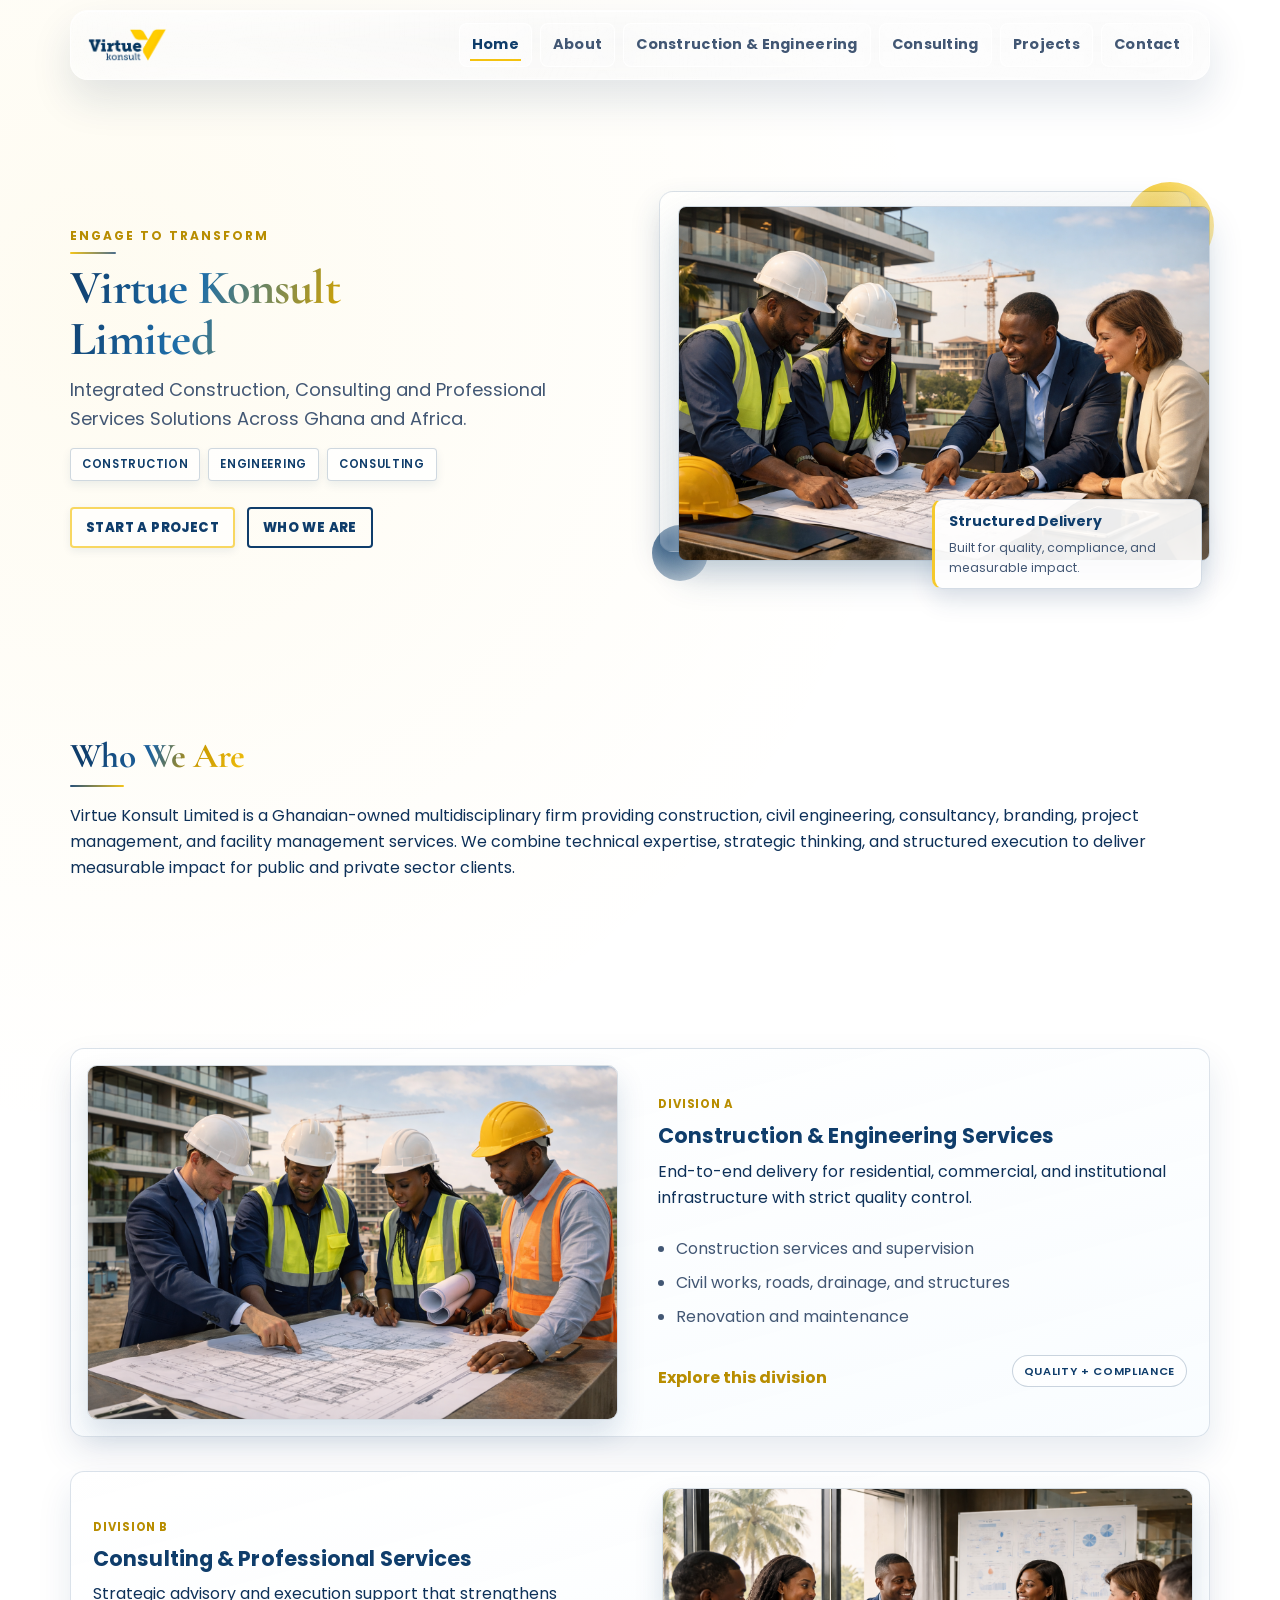
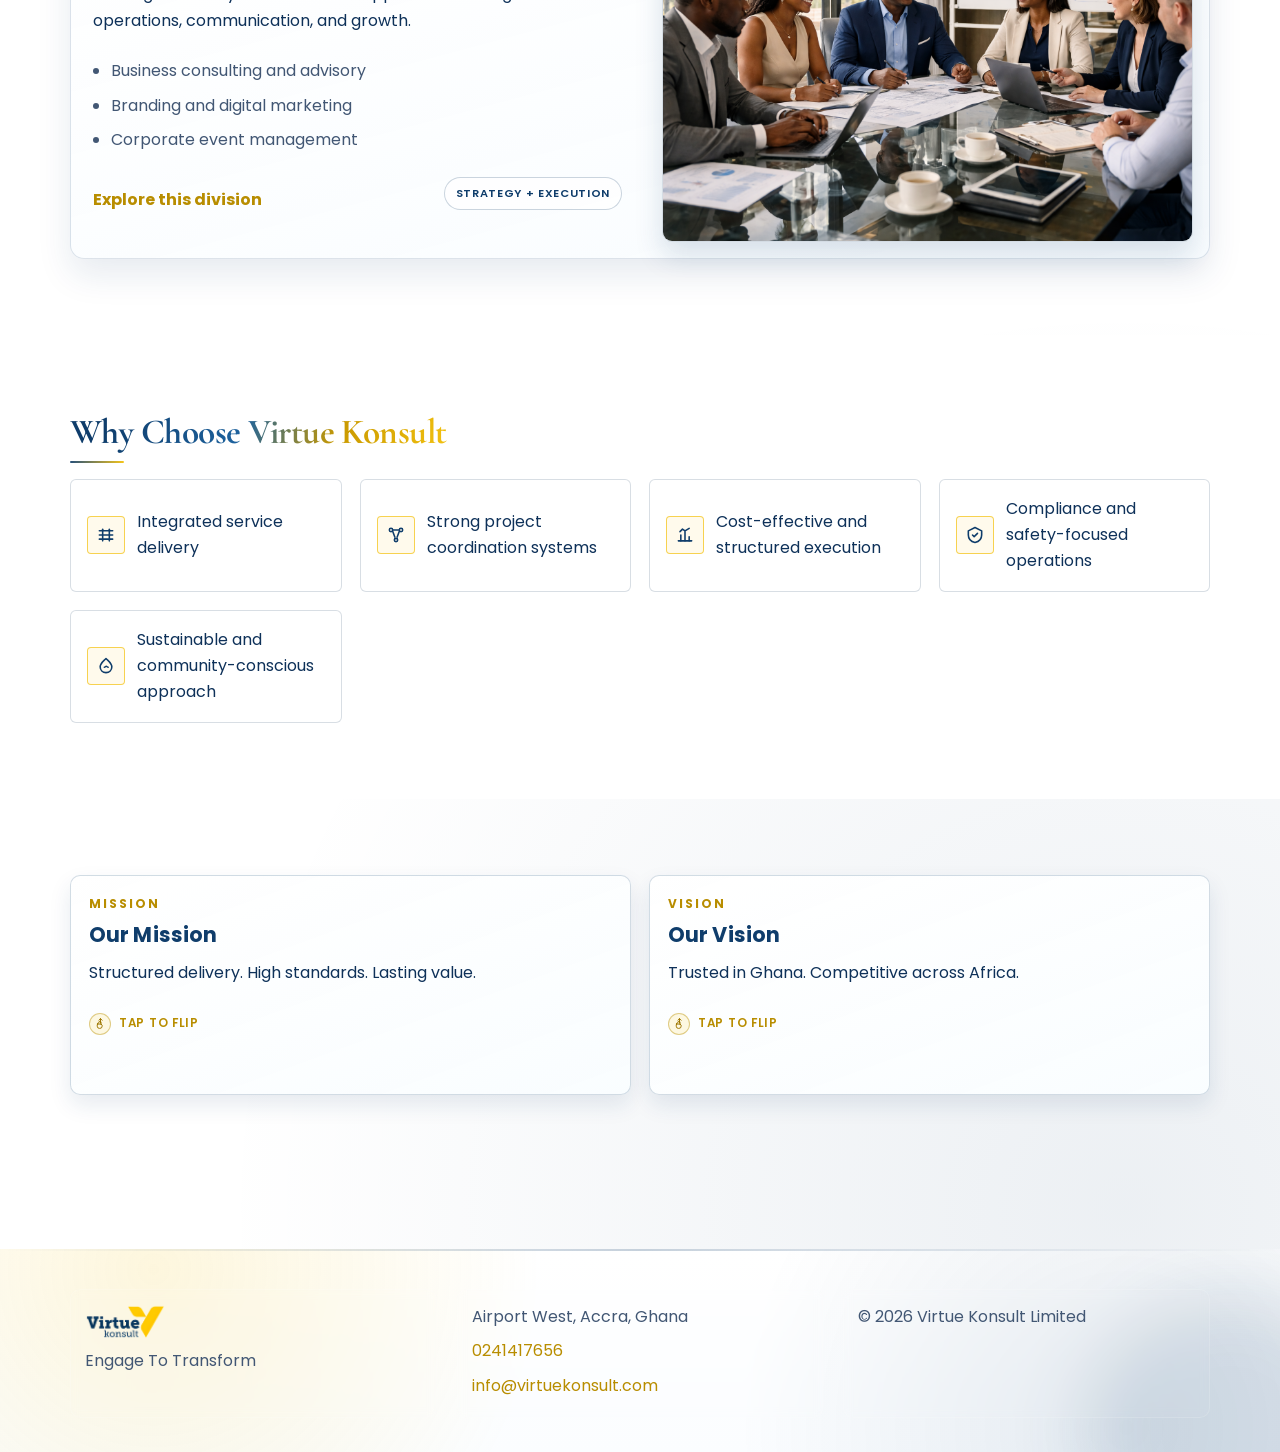
<file: index.html>
﻿<!DOCTYPE html>
<html lang="en">
<head>
  <meta charset="UTF-8">
  <meta name="viewport" content="width=device-width, initial-scale=1.0">
  <title>Virtue Konsult Limited | Engage To Transform</title>
  <meta name="description" content="Integrated construction, consulting, and professional services solutions across Ghana and Africa.">
  <meta name="keywords" content="Virtue Konsult, construction Ghana, civil engineering, business consulting, branding, project management, facility management">
  <meta name="author" content="Virtue Konsult Limited">
  <meta property="og:title" content="Virtue Konsult Limited | Engage To Transform">
  <meta property="og:description" content="Integrated construction, consulting, and professional services solutions across Ghana and Africa.">
  <meta property="og:type" content="website">
  <meta property="og:url" content="https://www.virtuekonsult.com/">
  <meta property="og:image" content="assets/images/placeholder-hero.svg">
  <meta name="twitter:card" content="summary_large_image">
  <link rel="canonical" href="https://www.virtuekonsult.com/">
  <link rel="stylesheet" href="css/styles.css">
  <script defer src="js/main.js"></script>
  <script type="application/ld+json">
  {
    "@context": "https://schema.org",
    "@type": "Organization",
    "name": "Virtue Konsult Limited",
    "url": "https://www.virtuekonsult.com/",
    "email": "info@virtuekonsult.com",
    "telephone": "+233241417656",
    "address": {
      "@type": "PostalAddress",
      "streetAddress": "Airport West",
      "addressLocality": "Accra",
      "addressCountry": "Ghana"
    }
  }
  </script>
</head>
<body data-page="home">
  <header class="site-header">
    <div class="container nav-wrap">
      <a href="index.html" class="brand" aria-label="Virtue Konsult home"><img src="assets/images/virtue-logo.png" alt="Virtue Konsult logo" class="brand-logo"></a>
      <button class="menu-toggle" aria-label="Toggle navigation" aria-expanded="false">Menu</button>
      <nav class="site-nav" aria-label="Main navigation">
        <a href="index.html">Home</a>
        <a href="about.html">About</a>
        <a href="construction-engineering.html">Construction & Engineering</a>
        <a href="consulting-professional.html">Consulting</a>
        <a href="projects.html">Projects</a>
        <a href="contact.html">Contact</a>
      </nav>
    </div>
  </header>

  <main>
    <section class="hero section">
      <div class="container hero-grid">
        <div class="reveal-left hero-copy-card">
          <p class="eyebrow">Engage To Transform</p>
          <h1>Virtue Konsult Limited</h1>
          <p class="lead">Integrated Construction, Consulting and Professional Services Solutions Across Ghana and Africa.</p>
          <div class="hero-meta">
            <span>Construction</span>
            <span>Engineering</span>
            <span>Consulting</span>
          </div>
          <div class="actions">
            <a class="btn btn-glass" href="contact.html">Start a Project</a>
            <a class="btn btn-outline" href="about.html">Who We Are</a>
          </div>
        </div>
        <div class="hero-visual reveal-right">
          <span class="hero-orb hero-orb-a" aria-hidden="true"></span>
          <span class="hero-orb hero-orb-b" aria-hidden="true"></span>
          <span class="hero-frame-back" aria-hidden="true"></span>
          <img src="assets/images/hero.png" alt="Virtue Konsult project showcase placeholder">
          <div class="hero-badge">
            <strong>Structured Delivery</strong>
            <span>Built for quality, compliance, and measurable impact.</span>
          </div>
        </div>
      </div>
    </section>

    <section class="section">
      <div class="container reveal">
        <h2>Who We Are</h2>
        <p>Virtue Konsult Limited is a Ghanaian-owned multidisciplinary firm providing construction, civil engineering, consultancy, branding, project management, and facility management services. We combine technical expertise, strategic thinking, and structured execution to deliver measurable impact for public and private sector clients.</p>
      </div>
    </section>

    <section class="section">
      <div class="container">
        <div class="service-stack reveal">
          <article class="service-card">
            <div class="service-media">
              <img src="assets/images/first-left.png" alt="Construction and engineering division placeholder image">
            </div>
            <div class="service-copy">
              <p class="service-kicker">Division A</p>
              <h3>Construction & Engineering Services</h3>
              <p>End-to-end delivery for residential, commercial, and institutional infrastructure with strict quality control.</p>
              <ul class="service-points">
                <li>Construction services and supervision</li>
                <li>Civil works, roads, drainage, and structures</li>
                <li>Renovation and maintenance</li>
              </ul>
              <div class="service-bottom">
                <a class="text-link" href="construction-engineering.html">Explore this division</a>
                <span class="service-tag">Quality + Compliance</span>
              </div>
            </div>
          </article>
          <article class="service-card reverse">
            <div class="service-media">
              <img src="assets/images/consult.png" alt="Consulting and professional services division placeholder image">
            </div>
            <div class="service-copy">
              <p class="service-kicker">Division B</p>
              <h3>Consulting & Professional Services</h3>
              <p>Strategic advisory and execution support that strengthens operations, communication, and growth.</p>
              <ul class="service-points">
                <li>Business consulting and advisory</li>
                <li>Branding and digital marketing</li>
                <li>Corporate event management</li>
              </ul>
              <div class="service-bottom">
                <a class="text-link" href="consulting-professional.html">Explore this division</a>
                <span class="service-tag">Strategy + Execution</span>
              </div>
            </div>
          </article>
        </div>
      </div>
    </section>

    <section class="section feature-strip">
      <div class="container reveal">
        <h2>Why Choose Virtue Konsult</h2>
        <div class="feature-grid">
          <div class="feature-item">
            <span class="feature-icon" aria-hidden="true">
              <svg viewBox="0 0 24 24"><path d="M4 7h16"/><path d="M4 12h16"/><path d="M4 17h16"/><path d="M8 5v14"/><path d="M16 5v14"/></svg>
            </span>
            <span>Integrated service delivery</span>
          </div>
          <div class="feature-item">
            <span class="feature-icon" aria-hidden="true">
              <svg viewBox="0 0 24 24"><circle cx="6" cy="6" r="2"/><circle cx="18" cy="6" r="2"/><circle cx="12" cy="18" r="2"/><path d="M8 7.5l2.6 7"/><path d="M16 7.5l-2.6 7"/><path d="M8 6h8"/></svg>
            </span>
            <span>Strong project coordination systems</span>
          </div>
          <div class="feature-item">
            <span class="feature-icon" aria-hidden="true">
              <svg viewBox="0 0 24 24"><path d="M4 19h16"/><path d="M7 19v-7"/><path d="M12 19v-11"/><path d="M17 19v-5"/><path d="M6 8l3-3 3 2 5-3"/></svg>
            </span>
            <span>Cost-effective and structured execution</span>
          </div>
          <div class="feature-item">
            <span class="feature-icon" aria-hidden="true">
              <svg viewBox="0 0 24 24"><path d="M12 3l8 4v5c0 5-3.5 8-8 9-4.5-1-8-4-8-9V7l8-4z"/><path d="M9 12l2 2 4-4"/></svg>
            </span>
            <span>Compliance and safety-focused operations</span>
          </div>
          <div class="feature-item">
            <span class="feature-icon" aria-hidden="true">
              <svg viewBox="0 0 24 24"><path d="M12 20c-4 0-7-3-7-7 0-4 3-6 7-10 4 4 7 6 7 10 0 4-3 7-7 7z"/><path d="M10 13.5c1 0 1.4-1.2 2.3-1.2.9 0 1.3 1.2 2.3 1.2"/></svg>
            </span>
            <span>Sustainable and community-conscious approach</span>
          </div>
        </div>
      </div>
    </section>

    <section class="section">
      <div class="container reveal">
        <div class="mission-vision">
          <article class="card soft flip-card" tabindex="0" role="button" aria-label="Flip mission card">
            <div class="flip-card-inner">
              <div class="flip-face flip-front">
                <p class="eyebrow">Mission</p>
                <h3>Our Mission</h3>
                <p>Structured delivery. High standards. Lasting value.</p>
                <p class="tap-hint">
                  <span class="tap-icon" aria-hidden="true">
                    <svg viewBox="0 0 24 24"><path d="M12 3v8"/><path d="M9 6l3-3 3 3"/><path d="M6 13a2 2 0 0 1 2-2h1v-1a2 2 0 1 1 4 0v4"/><path d="M7 13h6l2 2v2a4 4 0 0 1-4 4h-1a4 4 0 0 1-4-4v-2l1-2z"/></svg>
                  </span>
                  Tap to flip
                </p>
              </div>
              <div class="flip-face flip-back">
                <h3>Our Mission</h3>
                <p>To provide structured, high-quality construction, engineering, consulting, branding, and facility management solutions that meet global benchmarks and deliver long-term value for public and private sector institutions.</p>
              </div>
            </div>
          </article>
          <article class="card soft flip-card" tabindex="0" role="button" aria-label="Flip vision card">
            <div class="flip-card-inner">
              <div class="flip-face flip-front">
                <p class="eyebrow">Vision</p>
                <h3>Our Vision</h3>
                <p>Trusted in Ghana. Competitive across Africa.</p>
                <p class="tap-hint">
                  <span class="tap-icon" aria-hidden="true">
                    <svg viewBox="0 0 24 24"><path d="M12 3v8"/><path d="M9 6l3-3 3 3"/><path d="M6 13a2 2 0 0 1 2-2h1v-1a2 2 0 1 1 4 0v4"/><path d="M7 13h6l2 2v2a4 4 0 0 1-4 4h-1a4 4 0 0 1-4-4v-2l1-2z"/></svg>
                  </span>
                  Tap to flip
                </p>
              </div>
              <div class="flip-face flip-back">
                <h3>Our Vision</h3>
                <p>To become a trusted, internationally competitive solutions enterprise headquartered in Ghana, driving sustainable development, institutional transformation, and professional excellence across Africa and beyond.</p>
              </div>
            </div>
          </article>
        </div>
      </div>
    </section>
  </main>

  <footer class="site-footer">
    <div class="container footer-grid">
      <div>
        <p class="brand footer-brand"><img src="assets/images/virtue-logo.png" alt="Virtue Konsult logo" class="footer-logo"></p>
        <p>Engage To Transform</p>
      </div>
      <div>
        <p>Airport West, Accra, Ghana</p>
        <p><a href="tel:+233241417656">0241417656</a></p>
        <p><a href="mailto:info@virtuekonsult.com">info@virtuekonsult.com</a></p>
      </div>
      <div>
        <p>&copy; <span id="year"></span> Virtue Konsult Limited</p>
      </div>
    </div>
  </footer>
</body>
</html>
</file>
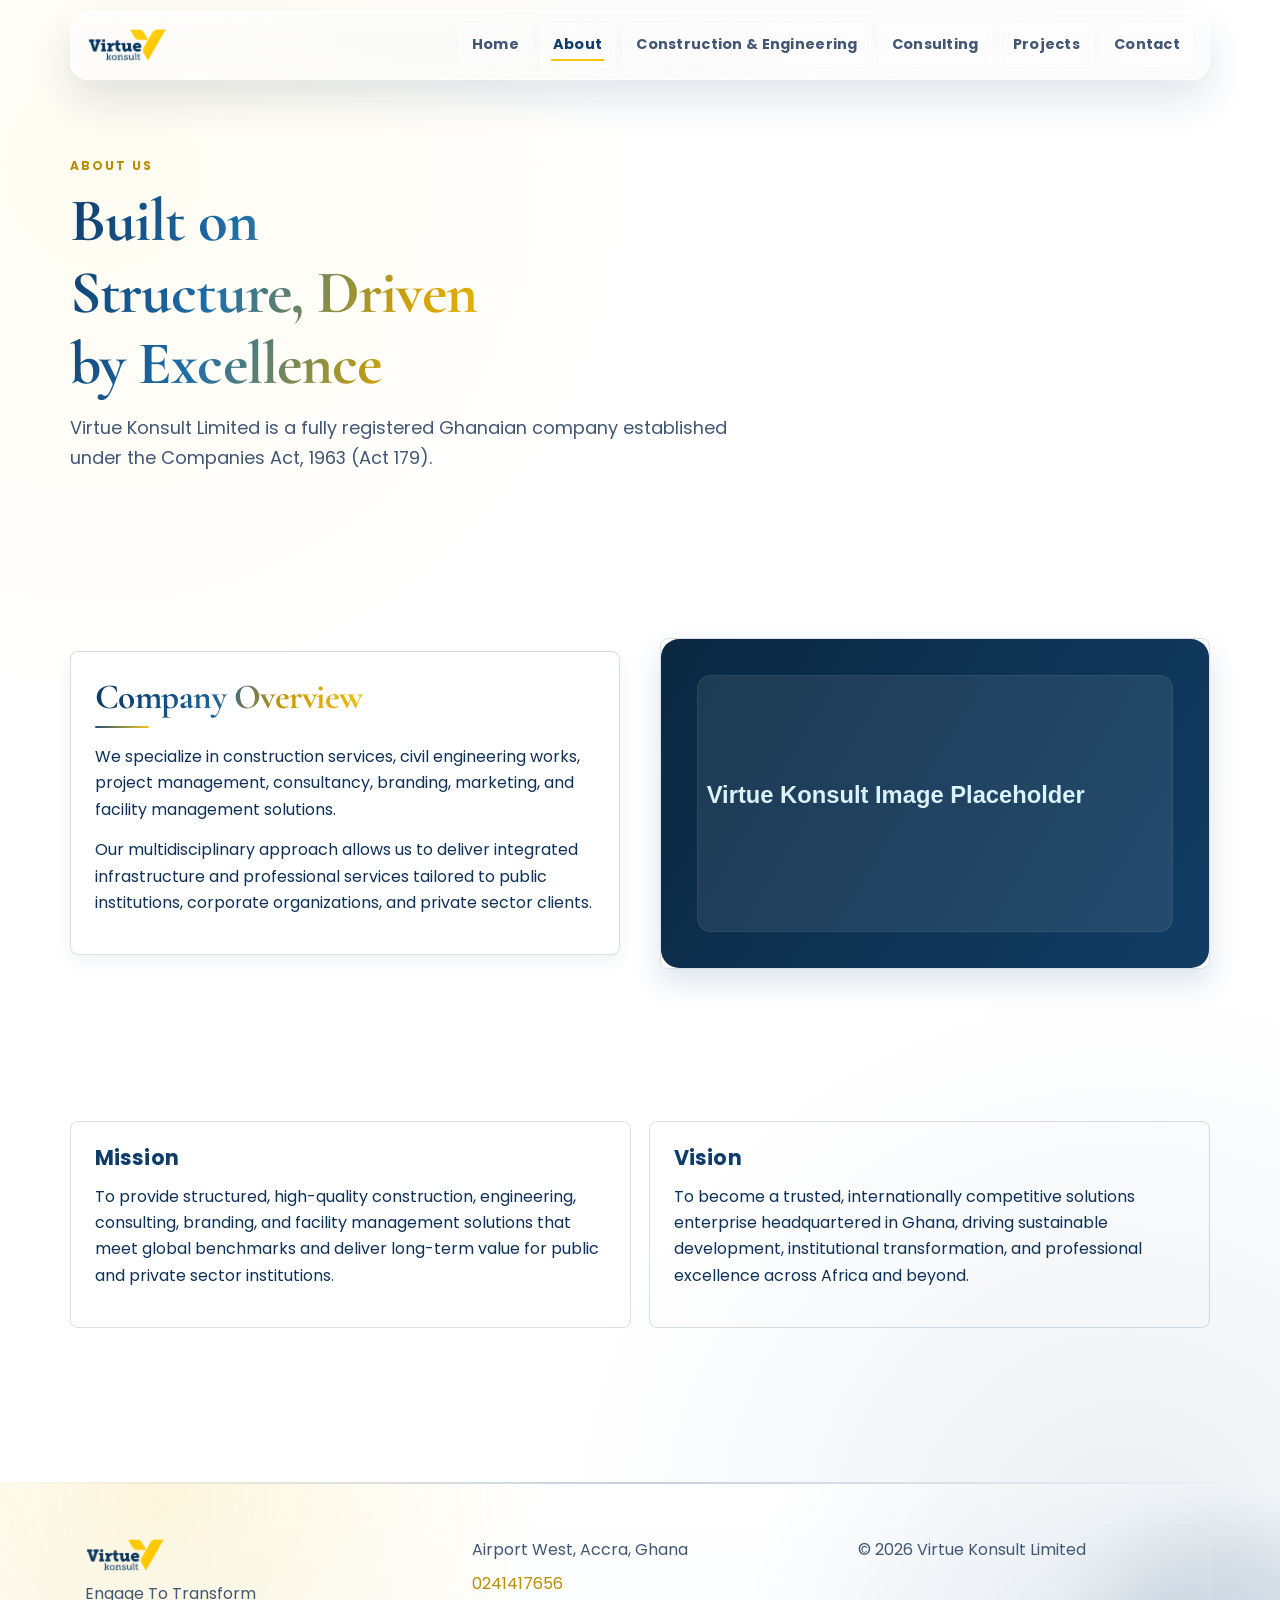
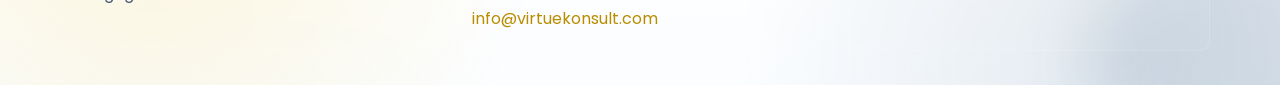
<file: about.html>
﻿<!DOCTYPE html>
<html lang="en">
<head>
  <meta charset="UTF-8">
  <meta name="viewport" content="width=device-width, initial-scale=1.0">
  <title>About | Virtue Konsult Limited</title>
  <meta name="description" content="Learn about Virtue Konsult Limited, a fully registered Ghanaian multidisciplinary company delivering integrated infrastructure and professional services.">
  <meta property="og:title" content="About | Virtue Konsult Limited">
  <meta property="og:description" content="A registered Ghanaian company delivering integrated construction, engineering, consulting, branding, and facility management solutions.">
  <meta property="og:type" content="website">
  <meta property="og:url" content="https://www.virtuekonsult.com/about.html">
  <meta property="og:image" content="assets/images/placeholder-about.svg">
  <meta name="twitter:card" content="summary_large_image">
  <link rel="canonical" href="https://www.virtuekonsult.com/about.html">
  <link rel="stylesheet" href="css/styles.css">
  <script defer src="js/main.js"></script>
</head>
<body data-page="about">
  <header class="site-header">
    <div class="container nav-wrap">
      <a href="index.html" class="brand" aria-label="Virtue Konsult home"><img src="assets/images/virtue-logo.png" alt="Virtue Konsult logo" class="brand-logo"></a>
      <button class="menu-toggle" aria-label="Toggle navigation" aria-expanded="false">Menu</button>
      <nav class="site-nav" aria-label="Main navigation">
        <a href="index.html">Home</a>
        <a href="about.html">About</a>
        <a href="construction-engineering.html">Construction & Engineering</a>
        <a href="consulting-professional.html">Consulting</a>
        <a href="projects.html">Projects</a>
        <a href="contact.html">Contact</a>
      </nav>
    </div>
  </header>

  <main>
    <section class="page-hero section">
      <div class="container reveal">
        <p class="eyebrow">About Us</p>
        <h1>Built on Structure, Driven by Excellence</h1>
        <p class="lead">Virtue Konsult Limited is a fully registered Ghanaian company established under the Companies Act, 1963 (Act 179).</p>
      </div>
    </section>

    <section class="section">
      <div class="container split reveal">
        <article class="card">
          <h2>Company Overview</h2>
          <p>We specialize in construction services, civil engineering works, project management, consultancy, branding, marketing, and facility management solutions.</p>
          <p>Our multidisciplinary approach allows us to deliver integrated infrastructure and professional services tailored to public institutions, corporate organizations, and private sector clients.</p>
        </article>
        <img src="assets/images/placeholder-about.svg" alt="About Virtue Konsult placeholder image">
      </div>
    </section>

    <section class="section">
      <div class="container reveal">
        <div class="mission-vision">
          <article class="card soft">
            <h3>Mission</h3>
            <p>To provide structured, high-quality construction, engineering, consulting, branding, and facility management solutions that meet global benchmarks and deliver long-term value for public and private sector institutions.</p>
          </article>
          <article class="card soft">
            <h3>Vision</h3>
            <p>To become a trusted, internationally competitive solutions enterprise headquartered in Ghana, driving sustainable development, institutional transformation, and professional excellence across Africa and beyond.</p>
          </article>
        </div>
      </div>
    </section>
  </main>

  <footer class="site-footer">
    <div class="container footer-grid">
      <div>
        <p class="brand footer-brand"><img src="assets/images/virtue-logo.png" alt="Virtue Konsult logo" class="footer-logo"></p>
        <p>Engage To Transform</p>
      </div>
      <div>
        <p>Airport West, Accra, Ghana</p>
        <p><a href="tel:+233241417656">0241417656</a></p>
        <p><a href="mailto:info@virtuekonsult.com">info@virtuekonsult.com</a></p>
      </div>
      <div>
        <p>&copy; <span id="year"></span> Virtue Konsult Limited</p>
      </div>
    </div>
  </footer>
</body>
</html>
</file>
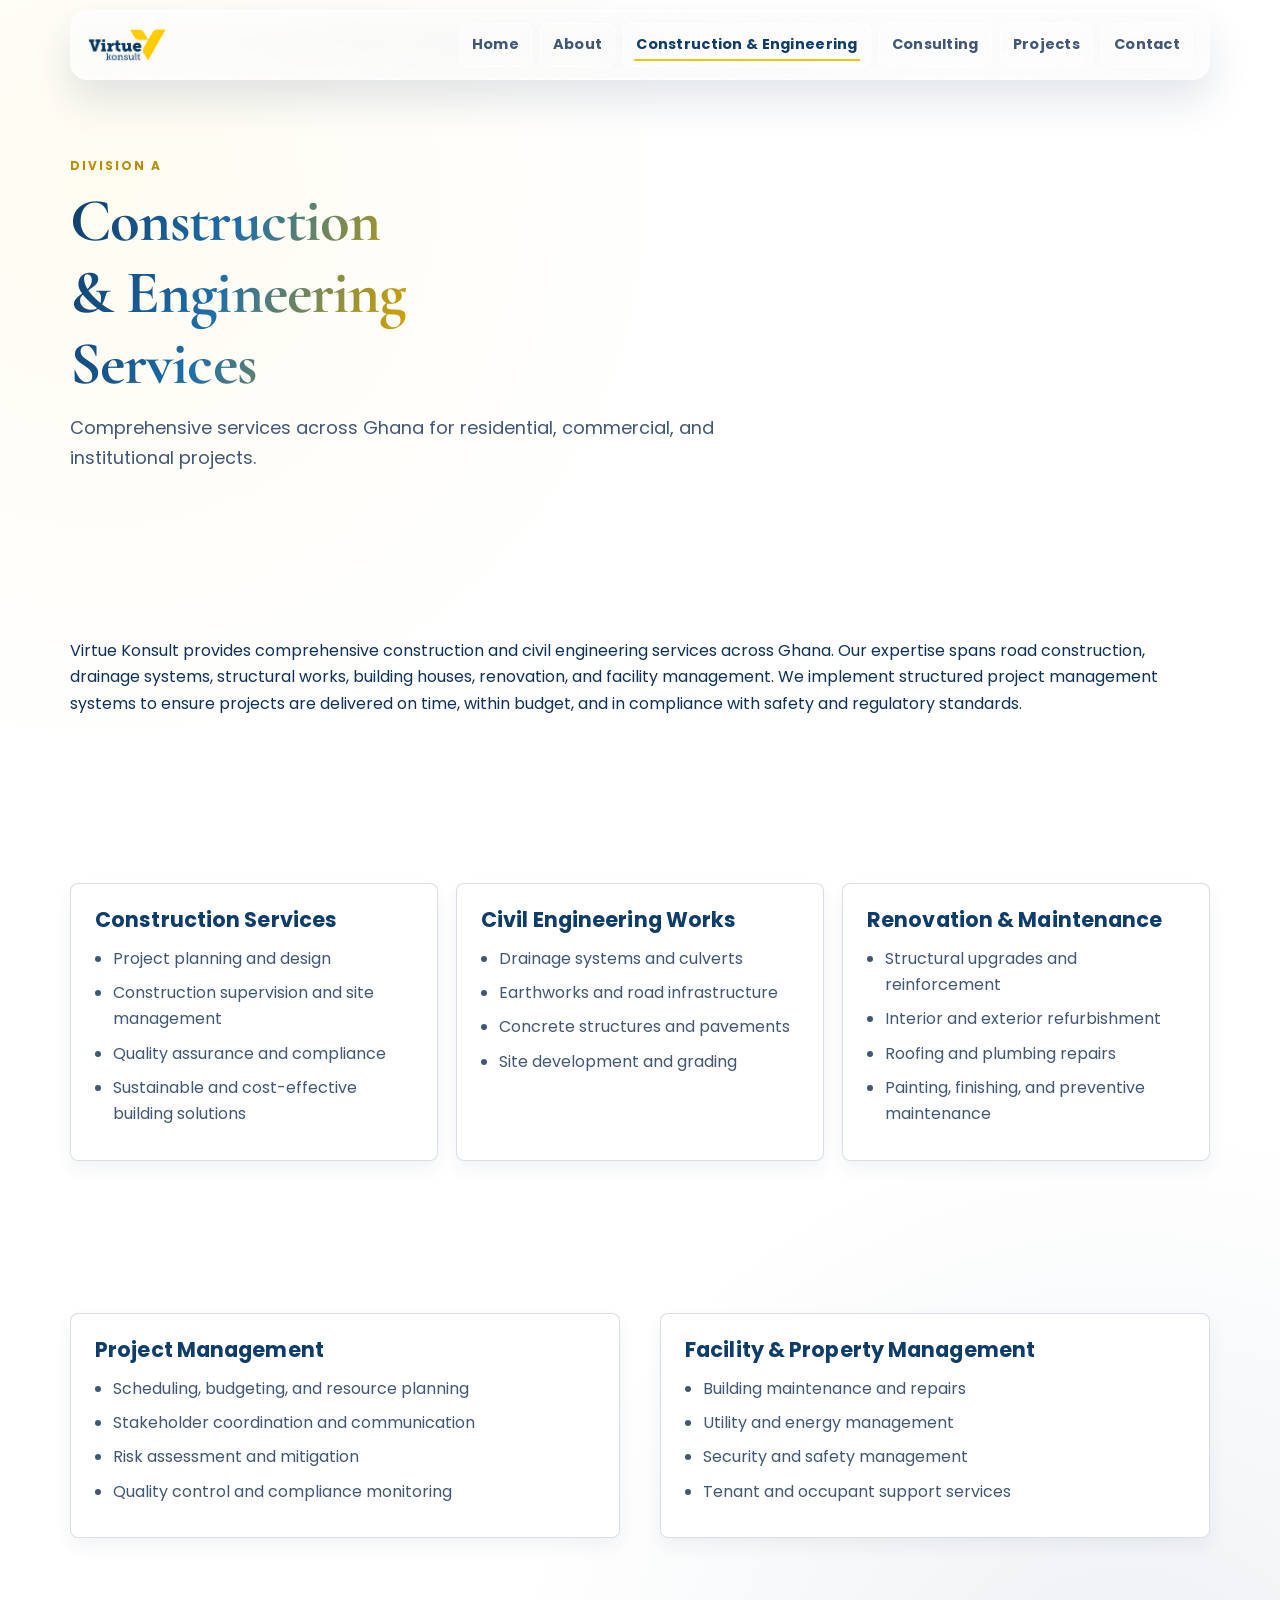
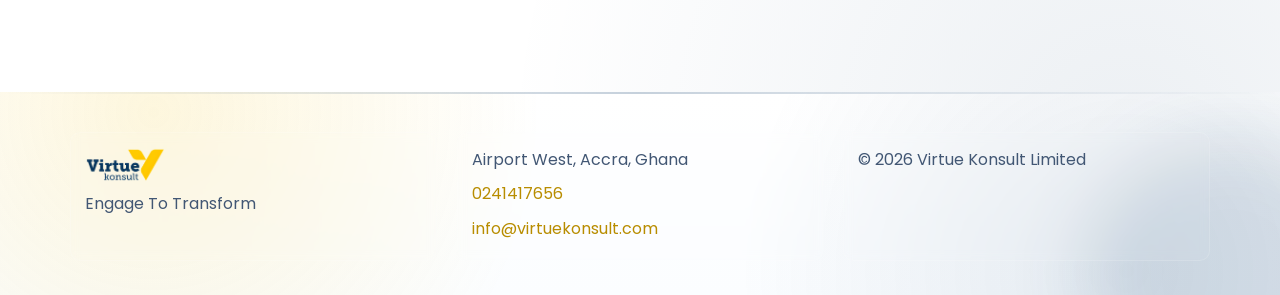
<file: construction-engineering.html>
﻿<!DOCTYPE html>
<html lang="en">
<head>
  <meta charset="UTF-8">
  <meta name="viewport" content="width=device-width, initial-scale=1.0">
  <title>Construction & Engineering | Virtue Konsult</title>
  <meta name="description" content="Construction, civil engineering, renovation, project management, and facility management services delivered across Ghana.">
  <meta property="og:title" content="Construction & Engineering | Virtue Konsult">
  <meta property="og:description" content="Comprehensive construction and engineering services for residential, commercial, and institutional projects.">
  <meta property="og:type" content="website">
  <meta property="og:url" content="https://www.virtuekonsult.com/construction-engineering.html">
  <meta property="og:image" content="assets/images/placeholder-construction.svg">
  <meta name="twitter:card" content="summary_large_image">
  <link rel="canonical" href="https://www.virtuekonsult.com/construction-engineering.html">
  <link rel="stylesheet" href="css/styles.css">
  <script defer src="js/main.js"></script>
</head>
<body data-page="construction">
  <header class="site-header">
    <div class="container nav-wrap">
      <a href="index.html" class="brand" aria-label="Virtue Konsult home"><img src="assets/images/virtue-logo.png" alt="Virtue Konsult logo" class="brand-logo"></a>
      <button class="menu-toggle" aria-label="Toggle navigation" aria-expanded="false">Menu</button>
      <nav class="site-nav" aria-label="Main navigation">
        <a href="index.html">Home</a>
        <a href="about.html">About</a>
        <a href="construction-engineering.html">Construction & Engineering</a>
        <a href="consulting-professional.html">Consulting</a>
        <a href="projects.html">Projects</a>
        <a href="contact.html">Contact</a>
      </nav>
    </div>
  </header>

  <main>
    <section class="page-hero section">
      <div class="container reveal">
        <p class="eyebrow">Division A</p>
        <h1>Construction & Engineering Services</h1>
        <p class="lead">Comprehensive services across Ghana for residential, commercial, and institutional projects.</p>
      </div>
    </section>

    <section class="section">
      <div class="container reveal">
        <p>Virtue Konsult provides comprehensive construction and civil engineering services across Ghana. Our expertise spans road construction, drainage systems, structural works, building houses, renovation, and facility management. We implement structured project management systems to ensure projects are delivered on time, within budget, and in compliance with safety and regulatory standards.</p>
      </div>
    </section>

    <section class="section">
      <div class="container grid-3 reveal">
        <article class="card">
          <h3>Construction Services</h3>
          <ul>
            <li>Project planning and design</li>
            <li>Construction supervision and site management</li>
            <li>Quality assurance and compliance</li>
            <li>Sustainable and cost-effective building solutions</li>
          </ul>
        </article>
        <article class="card">
          <h3>Civil Engineering Works</h3>
          <ul>
            <li>Drainage systems and culverts</li>
            <li>Earthworks and road infrastructure</li>
            <li>Concrete structures and pavements</li>
            <li>Site development and grading</li>
          </ul>
        </article>
        <article class="card">
          <h3>Renovation & Maintenance</h3>
          <ul>
            <li>Structural upgrades and reinforcement</li>
            <li>Interior and exterior refurbishment</li>
            <li>Roofing and plumbing repairs</li>
            <li>Painting, finishing, and preventive maintenance</li>
          </ul>
        </article>
      </div>
    </section>

    <section class="section">
      <div class="container split reveal">
        <article class="card soft">
          <h3>Project Management</h3>
          <ul>
            <li>Scheduling, budgeting, and resource planning</li>
            <li>Stakeholder coordination and communication</li>
            <li>Risk assessment and mitigation</li>
            <li>Quality control and compliance monitoring</li>
          </ul>
        </article>
        <article class="card soft">
          <h3>Facility & Property Management</h3>
          <ul>
            <li>Building maintenance and repairs</li>
            <li>Utility and energy management</li>
            <li>Security and safety management</li>
            <li>Tenant and occupant support services</li>
          </ul>
        </article>
      </div>
    </section>
  </main>

  <footer class="site-footer">
    <div class="container footer-grid">
      <div>
        <p class="brand footer-brand"><img src="assets/images/virtue-logo.png" alt="Virtue Konsult logo" class="footer-logo"></p>
        <p>Engage To Transform</p>
      </div>
      <div>
        <p>Airport West, Accra, Ghana</p>
        <p><a href="tel:+233241417656">0241417656</a></p>
        <p><a href="mailto:info@virtuekonsult.com">info@virtuekonsult.com</a></p>
      </div>
      <div>
        <p>&copy; <span id="year"></span> Virtue Konsult Limited</p>
      </div>
    </div>
  </footer>
</body>
</html>
</file>
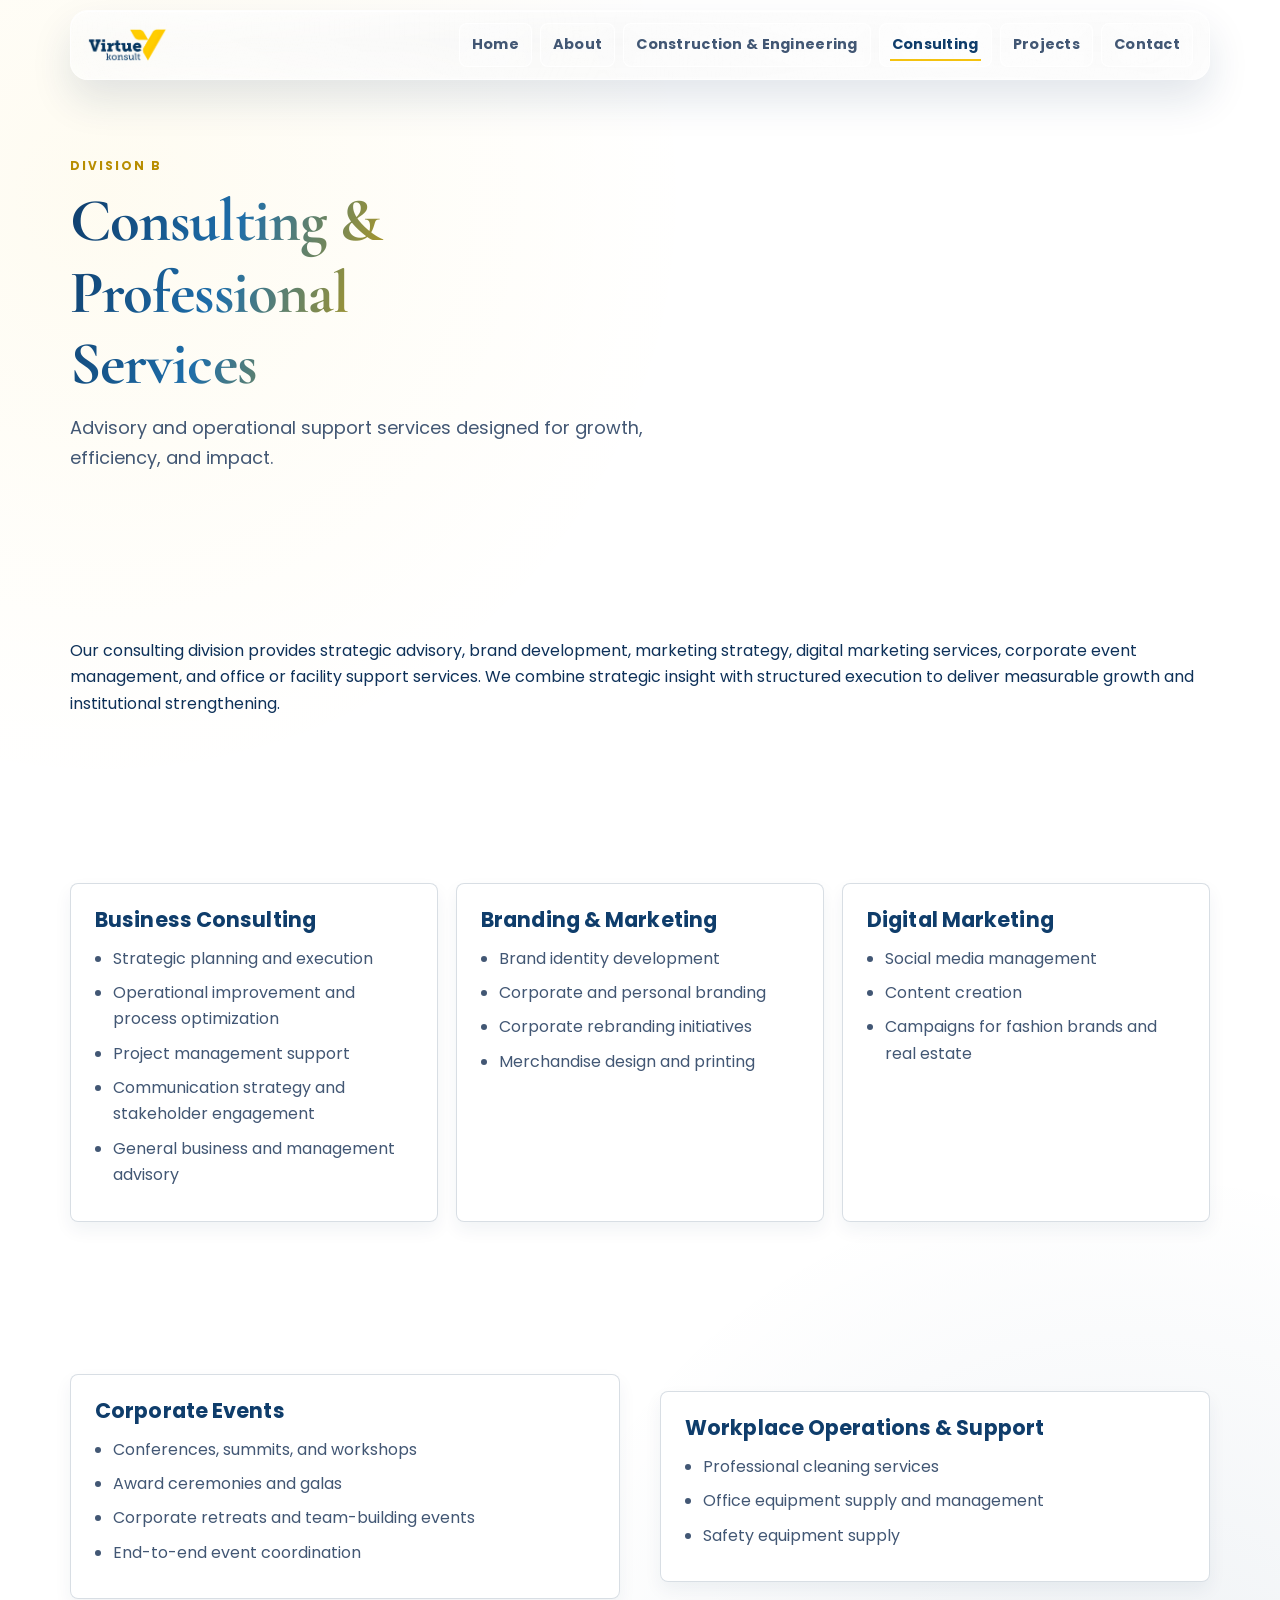
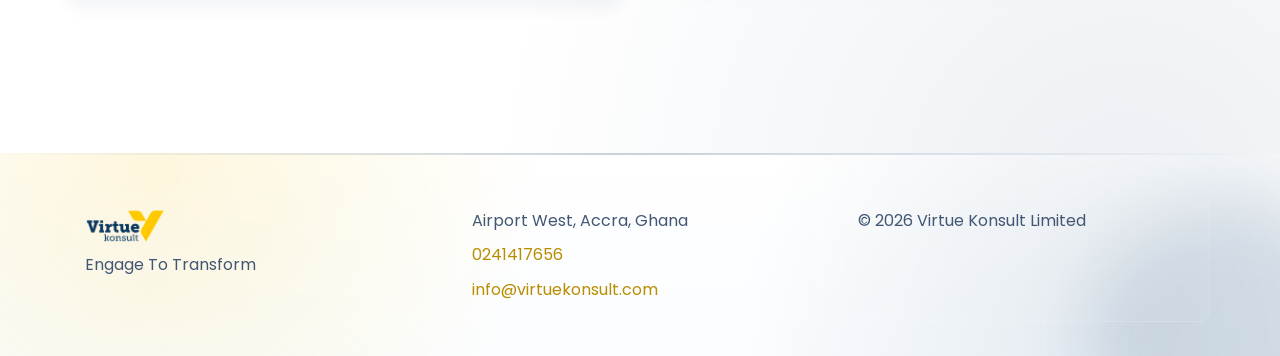
<file: consulting-professional.html>
﻿<!DOCTYPE html>
<html lang="en">
<head>
  <meta charset="UTF-8">
  <meta name="viewport" content="width=device-width, initial-scale=1.0">
  <title>Consulting & Professional Services | Virtue Konsult</title>
  <meta name="description" content="Strategic advisory, branding, digital marketing, corporate events, and workplace support services by Virtue Konsult.">
  <meta property="og:title" content="Consulting & Professional Services | Virtue Konsult">
  <meta property="og:description" content="We combine strategic insight with structured execution to deliver measurable growth and institutional strengthening.">
  <meta property="og:type" content="website">
  <meta property="og:url" content="https://www.virtuekonsult.com/consulting-professional.html">
  <meta property="og:image" content="assets/images/placeholder-consulting.svg">
  <meta name="twitter:card" content="summary_large_image">
  <link rel="canonical" href="https://www.virtuekonsult.com/consulting-professional.html">
  <link rel="stylesheet" href="css/styles.css">
  <script defer src="js/main.js"></script>
</head>
<body data-page="consulting">
  <header class="site-header">
    <div class="container nav-wrap">
      <a href="index.html" class="brand" aria-label="Virtue Konsult home"><img src="assets/images/virtue-logo.png" alt="Virtue Konsult logo" class="brand-logo"></a>
      <button class="menu-toggle" aria-label="Toggle navigation" aria-expanded="false">Menu</button>
      <nav class="site-nav" aria-label="Main navigation">
        <a href="index.html">Home</a>
        <a href="about.html">About</a>
        <a href="construction-engineering.html">Construction & Engineering</a>
        <a href="consulting-professional.html">Consulting</a>
        <a href="projects.html">Projects</a>
        <a href="contact.html">Contact</a>
      </nav>
    </div>
  </header>

  <main>
    <section class="page-hero section">
      <div class="container reveal">
        <p class="eyebrow">Division B</p>
        <h1>Consulting & Professional Services</h1>
        <p class="lead">Advisory and operational support services designed for growth, efficiency, and impact.</p>
      </div>
    </section>

    <section class="section">
      <div class="container reveal">
        <p>Our consulting division provides strategic advisory, brand development, marketing strategy, digital marketing services, corporate event management, and office or facility support services. We combine strategic insight with structured execution to deliver measurable growth and institutional strengthening.</p>
      </div>
    </section>

    <section class="section">
      <div class="container grid-3 reveal">
        <article class="card">
          <h3>Business Consulting</h3>
          <ul>
            <li>Strategic planning and execution</li>
            <li>Operational improvement and process optimization</li>
            <li>Project management support</li>
            <li>Communication strategy and stakeholder engagement</li>
            <li>General business and management advisory</li>
          </ul>
        </article>
        <article class="card">
          <h3>Branding & Marketing</h3>
          <ul>
            <li>Brand identity development</li>
            <li>Corporate and personal branding</li>
            <li>Corporate rebranding initiatives</li>
            <li>Merchandise design and printing</li>
          </ul>
        </article>
        <article class="card">
          <h3>Digital Marketing</h3>
          <ul>
            <li>Social media management</li>
            <li>Content creation</li>
            <li>Campaigns for fashion brands and real estate</li>
          </ul>
        </article>
      </div>
    </section>

    <section class="section">
      <div class="container split reveal">
        <article class="card soft">
          <h3>Corporate Events</h3>
          <ul>
            <li>Conferences, summits, and workshops</li>
            <li>Award ceremonies and galas</li>
            <li>Corporate retreats and team-building events</li>
            <li>End-to-end event coordination</li>
          </ul>
        </article>
        <article class="card soft">
          <h3>Workplace Operations & Support</h3>
          <ul>
            <li>Professional cleaning services</li>
            <li>Office equipment supply and management</li>
            <li>Safety equipment supply</li>
          </ul>
        </article>
      </div>
    </section>
  </main>

  <footer class="site-footer">
    <div class="container footer-grid">
      <div>
        <p class="brand footer-brand"><img src="assets/images/virtue-logo.png" alt="Virtue Konsult logo" class="footer-logo"></p>
        <p>Engage To Transform</p>
      </div>
      <div>
        <p>Airport West, Accra, Ghana</p>
        <p><a href="tel:+233241417656">0241417656</a></p>
        <p><a href="mailto:info@virtuekonsult.com">info@virtuekonsult.com</a></p>
      </div>
      <div>
        <p>&copy; <span id="year"></span> Virtue Konsult Limited</p>
      </div>
    </div>
  </footer>
</body>
</html>
</file>
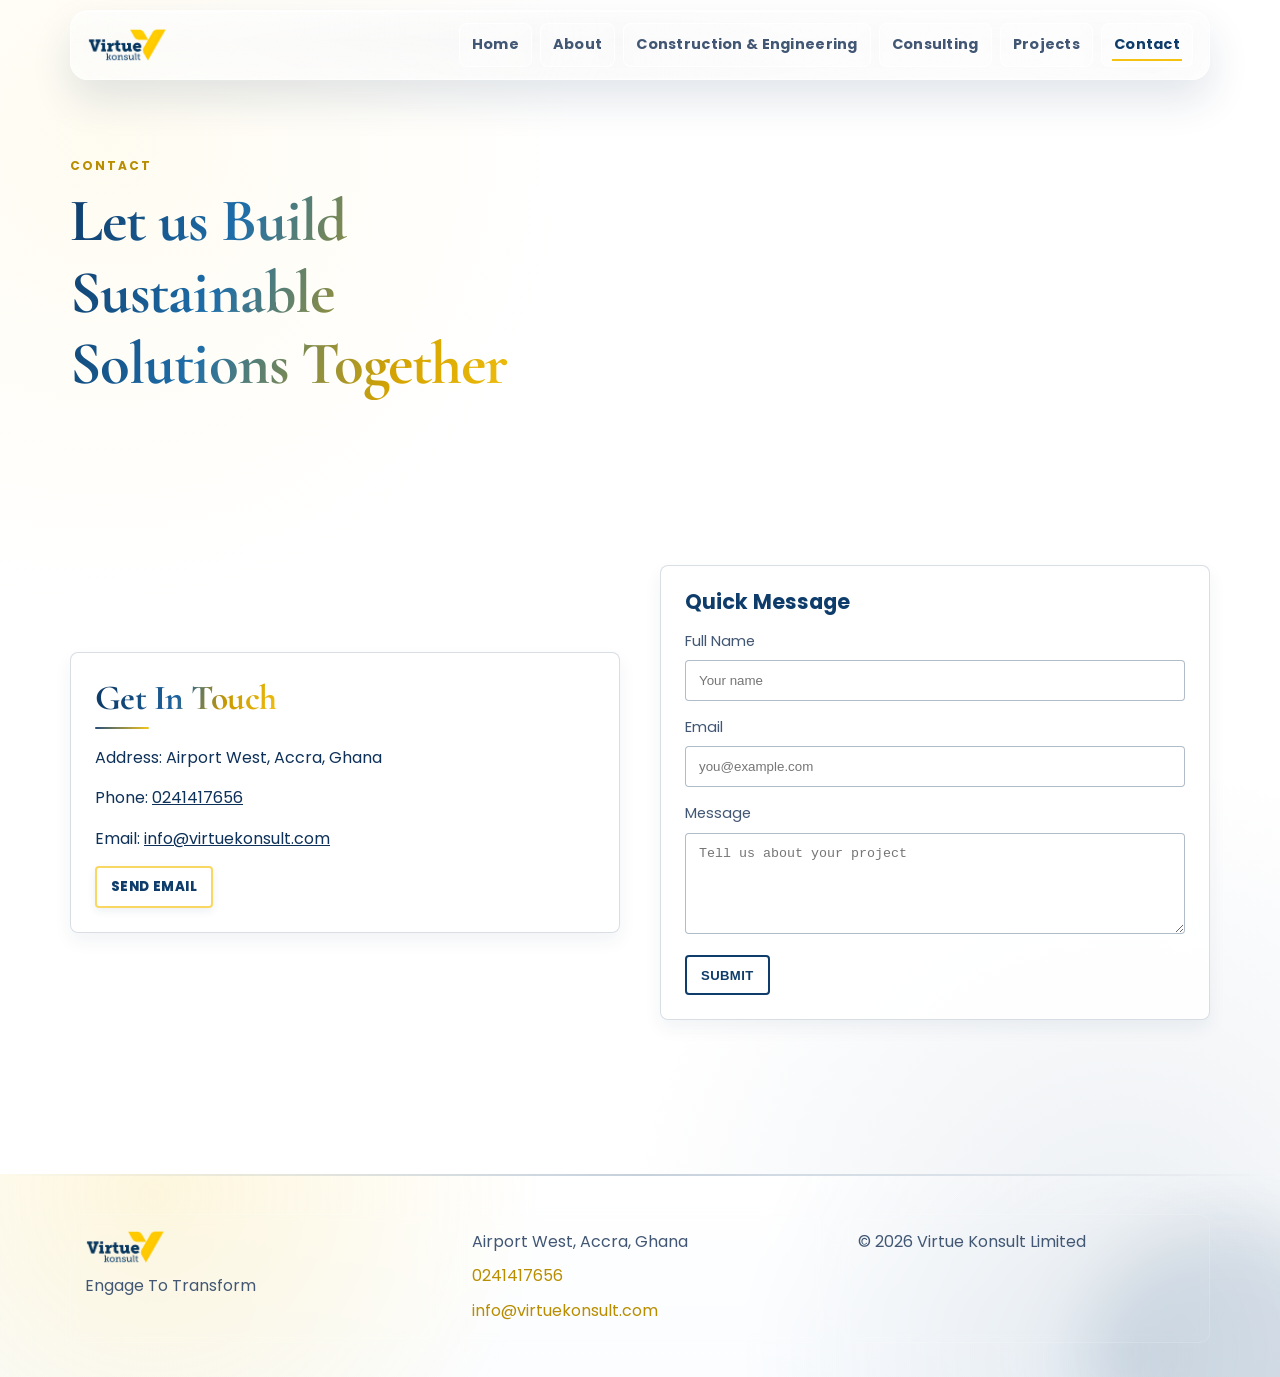
<file: contact.html>
﻿<!DOCTYPE html>
<html lang="en">
<head>
  <meta charset="UTF-8">
  <meta name="viewport" content="width=device-width, initial-scale=1.0">
  <title>Contact | Virtue Konsult</title>
  <meta name="description" content="Contact Virtue Konsult Limited to build sustainable solutions together.">
  <meta property="og:title" content="Contact | Virtue Konsult">
  <meta property="og:description" content="Let us build sustainable solutions together. Reach us in Airport West, Accra, Ghana.">
  <meta property="og:type" content="website">
  <meta property="og:url" content="https://www.virtuekonsult.com/contact.html">
  <meta property="og:image" content="assets/images/placeholder-contact.svg">
  <meta name="twitter:card" content="summary_large_image">
  <link rel="canonical" href="https://www.virtuekonsult.com/contact.html">
  <link rel="stylesheet" href="css/styles.css">
  <script defer src="js/main.js"></script>
</head>
<body data-page="contact">
  <header class="site-header">
    <div class="container nav-wrap">
      <a href="index.html" class="brand" aria-label="Virtue Konsult home"><img src="assets/images/virtue-logo.png" alt="Virtue Konsult logo" class="brand-logo"></a>
      <button class="menu-toggle" aria-label="Toggle navigation" aria-expanded="false">Menu</button>
      <nav class="site-nav" aria-label="Main navigation">
        <a href="index.html">Home</a>
        <a href="about.html">About</a>
        <a href="construction-engineering.html">Construction & Engineering</a>
        <a href="consulting-professional.html">Consulting</a>
        <a href="projects.html">Projects</a>
        <a href="contact.html">Contact</a>
      </nav>
    </div>
  </header>

  <main>
    <section class="page-hero section">
      <div class="container reveal">
        <p class="eyebrow">Contact</p>
        <h1>Let us Build Sustainable Solutions Together</h1>
      </div>
    </section>

    <section class="section">
      <div class="container split reveal">
        <article class="card soft">
          <h2>Get In Touch</h2>
          <p>Address: Airport West, Accra, Ghana</p>
          <p>Phone: <a href="tel:+233241417656">0241417656</a></p>
          <p>Email: <a href="mailto:info@virtuekonsult.com">info@virtuekonsult.com</a></p>
          <a class="btn btn-glass" href="mailto:info@virtuekonsult.com">Send Email</a>
        </article>
        <article class="card contact-form-wrap">
          <h3>Quick Message</h3>
          <form class="contact-form" action="#" method="post">
            <label for="name">Full Name</label>
            <input id="name" name="name" type="text" placeholder="Your name" required>

            <label for="email">Email</label>
            <input id="email" name="email" type="email" placeholder="you@example.com" required>

            <label for="message">Message</label>
            <textarea id="message" name="message" rows="5" placeholder="Tell us about your project" required></textarea>

            <button class="btn btn-outline" type="submit">Submit</button>
          </form>
        </article>
      </div>
    </section>
  </main>

  <footer class="site-footer">
    <div class="container footer-grid">
      <div>
        <p class="brand footer-brand"><img src="assets/images/virtue-logo.png" alt="Virtue Konsult logo" class="footer-logo"></p>
        <p>Engage To Transform</p>
      </div>
      <div>
        <p>Airport West, Accra, Ghana</p>
        <p><a href="tel:+233241417656">0241417656</a></p>
        <p><a href="mailto:info@virtuekonsult.com">info@virtuekonsult.com</a></p>
      </div>
      <div>
        <p>&copy; <span id="year"></span> Virtue Konsult Limited</p>
      </div>
    </div>
  </footer>
</body>
</html>
</file>
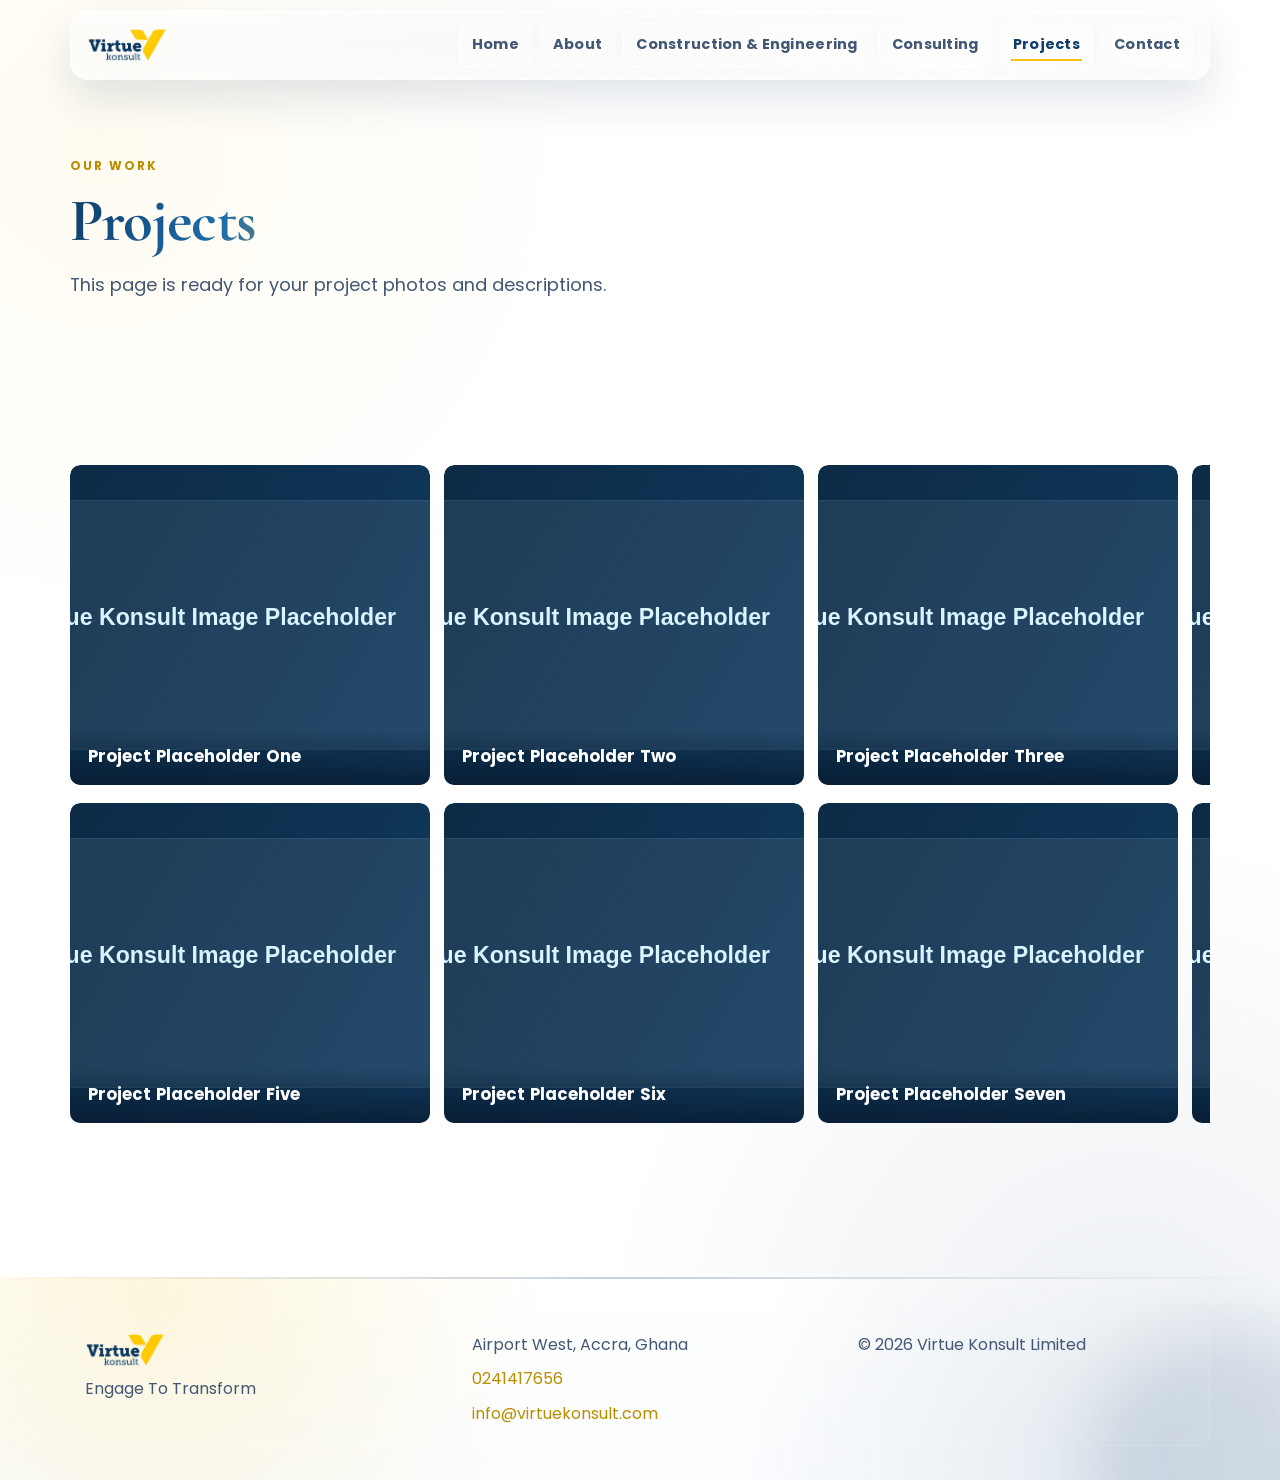
<file: projects.html>
﻿<!DOCTYPE html>
<html lang="en">
<head>
  <meta charset="UTF-8">
  <meta name="viewport" content="width=device-width, initial-scale=1.0">
  <title>Projects | Virtue Konsult</title>
  <meta name="description" content="Selected projects by Virtue Konsult. Replace placeholders with project photos and descriptions.">
  <meta property="og:title" content="Projects | Virtue Konsult">
  <meta property="og:description" content="A showcase of construction, infrastructure, and consulting outcomes.">
  <meta property="og:type" content="website">
  <meta property="og:url" content="https://www.virtuekonsult.com/projects.html">
  <meta property="og:image" content="assets/images/placeholder-project-1.svg">
  <meta name="twitter:card" content="summary_large_image">
  <link rel="canonical" href="https://www.virtuekonsult.com/projects.html">
  <link rel="stylesheet" href="css/styles.css">
  <script defer src="js/main.js"></script>
</head>
<body data-page="projects">
  <header class="site-header">
    <div class="container nav-wrap">
      <a href="index.html" class="brand" aria-label="Virtue Konsult home"><img src="assets/images/virtue-logo.png" alt="Virtue Konsult logo" class="brand-logo"></a>
      <button class="menu-toggle" aria-label="Toggle navigation" aria-expanded="false">Menu</button>
      <nav class="site-nav" aria-label="Main navigation">
        <a href="index.html">Home</a>
        <a href="about.html">About</a>
        <a href="construction-engineering.html">Construction & Engineering</a>
        <a href="consulting-professional.html">Consulting</a>
        <a href="projects.html">Projects</a>
        <a href="contact.html">Contact</a>
      </nav>
    </div>
  </header>

  <main>
    <section class="page-hero section">
      <div class="container reveal">
        <p class="eyebrow">Our Work</p>
        <h1>Projects</h1>
        <p class="lead">This page is ready for your project photos and descriptions.</p>
      </div>
    </section>

    <section class="section">
      <div class="container projects-showcase reveal">
        <div class="projects-row">
          <div class="projects-track">
            <article class="project-card project-flip-card" tabindex="0" role="button" aria-label="Flip project one card">
              <div class="project-flip-inner">
                <div class="project-face project-front">
                  <img src="assets/images/placeholder-project-1.svg" alt="Project placeholder 1">
                  <div class="project-title-overlay"><h3>Project Placeholder One</h3></div>
                </div>
                <div class="project-face project-back">
                  <h3>Project Placeholder One</h3>
                  <p>Replace this with a completed project summary, location, scope, and outcomes.</p>
                </div>
              </div>
            </article>
            <article class="project-card project-flip-card" tabindex="0" role="button" aria-label="Flip project two card">
              <div class="project-flip-inner">
                <div class="project-face project-front">
                  <img src="assets/images/placeholder-project-2.svg" alt="Project placeholder 2">
                  <div class="project-title-overlay"><h3>Project Placeholder Two</h3></div>
                </div>
                <div class="project-face project-back">
                  <h3>Project Placeholder Two</h3>
                  <p>Replace this with construction or consulting project details and measurable impact.</p>
                </div>
              </div>
            </article>
            <article class="project-card project-flip-card" tabindex="0" role="button" aria-label="Flip project three card">
              <div class="project-flip-inner">
                <div class="project-face project-front">
                  <img src="assets/images/placeholder-project-3.svg" alt="Project placeholder 3">
                  <div class="project-title-overlay"><h3>Project Placeholder Three</h3></div>
                </div>
                <div class="project-face project-back">
                  <h3>Project Placeholder Three</h3>
                  <p>Replace this with institutional or private sector project snapshots.</p>
                </div>
              </div>
            </article>
            <article class="project-card project-flip-card" tabindex="0" role="button" aria-label="Flip project four card">
              <div class="project-flip-inner">
                <div class="project-face project-front">
                  <img src="assets/images/placeholder-project-1.svg" alt="Project placeholder 4">
                  <div class="project-title-overlay"><h3>Project Placeholder Four</h3></div>
                </div>
                <div class="project-face project-back">
                  <h3>Project Placeholder Four</h3>
                  <p>Replace this with a flagship delivery showcasing scope, quality, and outcomes.</p>
                </div>
              </div>
            </article>
          </div>
          <div class="projects-track" aria-hidden="true">
            <article class="project-card project-flip-card">
              <div class="project-flip-inner">
                <div class="project-face project-front">
                  <img src="assets/images/placeholder-project-1.svg" alt="">
                  <div class="project-title-overlay"><h3>Project Placeholder One</h3></div>
                </div>
                <div class="project-face project-back">
                  <h3>Project Placeholder One</h3>
                  <p>Replace this with a completed project summary, location, scope, and outcomes.</p>
                </div>
              </div>
            </article>
            <article class="project-card project-flip-card">
              <div class="project-flip-inner">
                <div class="project-face project-front">
                  <img src="assets/images/placeholder-project-2.svg" alt="">
                  <div class="project-title-overlay"><h3>Project Placeholder Two</h3></div>
                </div>
                <div class="project-face project-back">
                  <h3>Project Placeholder Two</h3>
                  <p>Replace this with construction or consulting project details and measurable impact.</p>
                </div>
              </div>
            </article>
            <article class="project-card project-flip-card">
              <div class="project-flip-inner">
                <div class="project-face project-front">
                  <img src="assets/images/placeholder-project-3.svg" alt="">
                  <div class="project-title-overlay"><h3>Project Placeholder Three</h3></div>
                </div>
                <div class="project-face project-back">
                  <h3>Project Placeholder Three</h3>
                  <p>Replace this with institutional or private sector project snapshots.</p>
                </div>
              </div>
            </article>
            <article class="project-card project-flip-card">
              <div class="project-flip-inner">
                <div class="project-face project-front">
                  <img src="assets/images/placeholder-project-1.svg" alt="">
                  <div class="project-title-overlay"><h3>Project Placeholder Four</h3></div>
                </div>
                <div class="project-face project-back">
                  <h3>Project Placeholder Four</h3>
                  <p>Replace this with a flagship delivery showcasing scope, quality, and outcomes.</p>
                </div>
              </div>
            </article>
          </div>
        </div>

        <div class="projects-row reverse">
          <div class="projects-track">
            <article class="project-card project-flip-card" tabindex="0" role="button" aria-label="Flip project five card">
              <div class="project-flip-inner">
                <div class="project-face project-front">
                  <img src="assets/images/placeholder-project-2.svg" alt="Project placeholder 5">
                  <div class="project-title-overlay"><h3>Project Placeholder Five</h3></div>
                </div>
                <div class="project-face project-back">
                  <h3>Project Placeholder Five</h3>
                  <p>Replace this with commercial, residential, or institutional project delivery highlights.</p>
                </div>
              </div>
            </article>
            <article class="project-card project-flip-card" tabindex="0" role="button" aria-label="Flip project six card">
              <div class="project-flip-inner">
                <div class="project-face project-front">
                  <img src="assets/images/placeholder-project-3.svg" alt="Project placeholder 6">
                  <div class="project-title-overlay"><h3>Project Placeholder Six</h3></div>
                </div>
                <div class="project-face project-back">
                  <h3>Project Placeholder Six</h3>
                  <p>Replace this with timeline, budget performance, and quality outcomes.</p>
                </div>
              </div>
            </article>
            <article class="project-card project-flip-card" tabindex="0" role="button" aria-label="Flip project seven card">
              <div class="project-flip-inner">
                <div class="project-face project-front">
                  <img src="assets/images/placeholder-project-1.svg" alt="Project placeholder 7">
                  <div class="project-title-overlay"><h3>Project Placeholder Seven</h3></div>
                </div>
                <div class="project-face project-back">
                  <h3>Project Placeholder Seven</h3>
                  <p>Replace this with a transformation-focused consulting or operations case study.</p>
                </div>
              </div>
            </article>
            <article class="project-card project-flip-card" tabindex="0" role="button" aria-label="Flip project eight card">
              <div class="project-flip-inner">
                <div class="project-face project-front">
                  <img src="assets/images/placeholder-project-2.svg" alt="Project placeholder 8">
                  <div class="project-title-overlay"><h3>Project Placeholder Eight</h3></div>
                </div>
                <div class="project-face project-back">
                  <h3>Project Placeholder Eight</h3>
                  <p>Replace this with infrastructure or renovation project snapshots and impact.</p>
                </div>
              </div>
            </article>
          </div>
          <div class="projects-track" aria-hidden="true">
            <article class="project-card project-flip-card">
              <div class="project-flip-inner">
                <div class="project-face project-front">
                  <img src="assets/images/placeholder-project-2.svg" alt="">
                  <div class="project-title-overlay"><h3>Project Placeholder Five</h3></div>
                </div>
                <div class="project-face project-back">
                  <h3>Project Placeholder Five</h3>
                  <p>Replace this with commercial, residential, or institutional project delivery highlights.</p>
                </div>
              </div>
            </article>
            <article class="project-card project-flip-card">
              <div class="project-flip-inner">
                <div class="project-face project-front">
                  <img src="assets/images/placeholder-project-3.svg" alt="">
                  <div class="project-title-overlay"><h3>Project Placeholder Six</h3></div>
                </div>
                <div class="project-face project-back">
                  <h3>Project Placeholder Six</h3>
                  <p>Replace this with timeline, budget performance, and quality outcomes.</p>
                </div>
              </div>
            </article>
            <article class="project-card project-flip-card">
              <div class="project-flip-inner">
                <div class="project-face project-front">
                  <img src="assets/images/placeholder-project-1.svg" alt="">
                  <div class="project-title-overlay"><h3>Project Placeholder Seven</h3></div>
                </div>
                <div class="project-face project-back">
                  <h3>Project Placeholder Seven</h3>
                  <p>Replace this with a transformation-focused consulting or operations case study.</p>
                </div>
              </div>
            </article>
            <article class="project-card project-flip-card">
              <div class="project-flip-inner">
                <div class="project-face project-front">
                  <img src="assets/images/placeholder-project-2.svg" alt="">
                  <div class="project-title-overlay"><h3>Project Placeholder Eight</h3></div>
                </div>
                <div class="project-face project-back">
                  <h3>Project Placeholder Eight</h3>
                  <p>Replace this with infrastructure or renovation project snapshots and impact.</p>
                </div>
              </div>
            </article>
          </div>
        </div>
      </div>
    </section>
  </main>

  <footer class="site-footer">
    <div class="container footer-grid">
      <div>
        <p class="brand footer-brand"><img src="assets/images/virtue-logo.png" alt="Virtue Konsult logo" class="footer-logo"></p>
        <p>Engage To Transform</p>
      </div>
      <div>
        <p>Airport West, Accra, Ghana</p>
        <p><a href="tel:+233241417656">0241417656</a></p>
        <p><a href="mailto:info@virtuekonsult.com">info@virtuekonsult.com</a></p>
      </div>
      <div>
        <p>&copy; <span id="year"></span> Virtue Konsult Limited</p>
      </div>
    </div>
  </footer>
</body>
</html>
</file>
<file: css/styles.css>
﻿@import url("https://fonts.googleapis.com/css2?family=Poppins:wght@400;500;600;700;800&family=Cormorant+Garamond:wght@500;600;700&display=swap");

:root {
  --bg: #ffffff;
  --bg-soft: #f8f9fb;
  --panel: rgba(255, 255, 255, 0.72);
  --card: rgba(255, 255, 255, 0.84);
  --card-strong: rgba(255, 255, 255, 0.94);
  --text: #0e3159;
  --muted: #425774;
  --line: rgba(14, 49, 89, 0.16);
  --line-strong: rgba(14, 49, 89, 0.32);
  --brand: #0f3d6b;
  --brand-2: #124a81;
  --accent: #f4c20f;
  --shadow-soft: 0 14px 30px rgba(14, 49, 89, 0.08);
  --shadow-strong: 0 22px 48px rgba(14, 49, 89, 0.14);
  --radius: 8px;
}

* {
  box-sizing: border-box;
}

html,
body {
  margin: 0;
  padding: 0;
}

html {
  scroll-behavior: smooth;
}

body {
  font-family: "Poppins", "Segoe UI", sans-serif;
  color: var(--text);
  line-height: 1.65;
  background: var(--bg);
  background-image:
    radial-gradient(circle at 8% 10%, rgba(244, 194, 15, 0.06), transparent 28%),
    radial-gradient(circle at 88% 92%, rgba(15, 61, 107, 0.08), transparent 30%);
}

a {
  color: inherit;
}

p {
  margin: 0 0 14px;
}

img {
  max-width: 100%;
  display: block;
  border-radius: var(--radius);
}

.container {
  width: min(1140px, 92vw);
  margin: 0 auto;
}

.section {
  padding: 76px 0;
}

.site-header {
  position: sticky;
  top: 0;
  z-index: 1200;
  background: transparent;
  border-bottom: 0;
  padding-top: 10px;
}

.nav-wrap {
  display: flex;
  align-items: center;
  justify-content: space-between;
  gap: 30px;
  padding: 12px 16px;
  position: relative;
  border-radius: 18px;
  background: rgba(255, 255, 255, 0.18);
  border: 1.4px solid rgba(255, 255, 255, 0.8);
  backdrop-filter: blur(36px) saturate(220%) brightness(1.06) contrast(0.9);
  -webkit-backdrop-filter: blur(36px) saturate(220%) brightness(1.06) contrast(0.9);
  box-shadow: 0 20px 40px rgba(14, 49, 89, 0.12), inset 0 1px 0 rgba(255, 255, 255, 0.92);
  overflow: hidden;
}

.nav-wrap::before {
  content: "";
  position: absolute;
  inset: -40% -15%;
  border-radius: inherit;
  background:
    radial-gradient(circle at 20% 35%, rgba(255, 255, 255, 0.65), transparent 35%),
    radial-gradient(circle at 72% 55%, rgba(255, 255, 255, 0.45), transparent 42%);
  filter: blur(10px);
  opacity: 0.85;
  animation: liquidSheen 10s linear infinite;
  pointer-events: none;
  z-index: 0;
}

.nav-wrap::after {
  content: "";
  position: absolute;
  inset: 0;
  background:
    linear-gradient(180deg, rgba(255, 255, 255, 0.75), rgba(255, 255, 255, 0.05) 42%, rgba(255, 255, 255, 0.45));
  opacity: 0.55;
  pointer-events: none;
  z-index: 0;
}

.nav-wrap > * {
  position: relative;
  z-index: 1;
}

.brand {
  text-decoration: none;
  display: inline-flex;
  align-items: center;
}

.brand-logo {
  width: 80px;
  height: auto;
  border-radius: 0;
  opacity: 1;
  filter: saturate(1.08) contrast(1.06);
}

.footer-brand {
  margin: 0;
}

.footer-logo {
  width: 80px;
  height: auto;
  border-radius: 0;
}

.menu-toggle {
  display: none;
  border: 1px solid rgba(255, 255, 255, 0.86);
  border-radius: 10px;
  background: rgba(255, 255, 255, 0.24);
  backdrop-filter: blur(24px) saturate(200%);
  -webkit-backdrop-filter: blur(24px) saturate(200%);
  color: var(--brand);
  padding: 8px 13px;
  font-weight: 700;
}

.site-nav {
  display: flex;
  gap: 8px;
  flex-wrap: wrap;
}

.site-nav a {
  text-decoration: none;
  font-size: 0.9rem;
  font-weight: 700;
  color: var(--muted);
  border: 1px solid rgba(255, 255, 255, 0.84);
  padding: 9px 12px;
  border-radius: 8px;
  letter-spacing: 0.02em;
  transition: color 0.22s ease, border-color 0.22s ease, background 0.22s ease;
  position: relative;
  overflow: hidden;
  background: rgba(255, 255, 255, 0.18);
  backdrop-filter: blur(18px) saturate(200%);
  -webkit-backdrop-filter: blur(18px) saturate(200%);
}

.site-nav a:hover,
.site-nav a.active {
  color: var(--brand);
  border-color: rgba(255, 255, 255, 0.85);
  background: rgba(255, 255, 255, 0.34);
}

.site-nav a::after {
  content: "";
  position: absolute;
  left: 10px;
  right: 10px;
  bottom: 5px;
  height: 2px;
  background: var(--accent);
  transform: scaleX(0);
  transform-origin: left;
  transition: transform 0.25s ease;
}

.site-nav a.active::after {
  transform: scaleX(1);
}

.hero {
  padding-top: 108px;
}

.hero-grid,
.split {
  display: grid;
  gap: 40px;
  align-items: center;
  grid-template-columns: repeat(2, minmax(0, 1fr));
}

.hero-grid > img,
.split > img {
  border: 1px solid var(--line);
  box-shadow: 0 14px 30px rgba(15, 61, 107, 0.14);
}

.hero-visual > img {
  width: 100%;
  border: 1px solid rgba(15, 61, 107, 0.2);
  box-shadow: 0 18px 34px rgba(15, 61, 107, 0.16);
  position: relative;
  z-index: 2;
}

.hero-visual > img.reveal-right.in,
.hero-visual > img.reveal-left.in {
  animation: heroImageBounce 1.9s ease-in-out infinite alternate;
}

.hero-copy-card {
  background: transparent;
  border: 0;
  border-radius: 0;
  padding: 0;
  box-shadow: none;
  backdrop-filter: none;
  position: relative;
}

.hero .hero-copy-card h1 {
  font-size: clamp(1.75rem, 4.4vw, 3rem);
  line-height: 1.06;
  margin-bottom: 10px;
}

.hero-copy-card::before {
  content: none;
}

.hero-meta {
  display: flex;
  gap: 8px;
  flex-wrap: wrap;
  margin: 14px 0 0;
}

.hero-meta span {
  border: 1px solid rgba(15, 61, 107, 0.2);
  background: rgba(255, 255, 255, 0.74);
  padding: 6px 11px;
  font-size: 0.72rem;
  letter-spacing: 0.06em;
  text-transform: uppercase;
  border-radius: 4px;
  color: var(--brand);
  font-weight: 600;
  box-shadow: 0 4px 10px rgba(15, 61, 107, 0.08);
}

.hero-visual {
  position: relative;
  padding: 18px 0 22px 18px;
  transition: transform 0.45s cubic-bezier(0.22, 1, 0.36, 1);
}

.hero-visual:hover {
  transform: translateY(-4px);
}

.hero-frame-back {
  position: absolute;
  inset: 0 18px 34px 0;
  border: 1px solid rgba(15, 61, 107, 0.12);
  background: linear-gradient(150deg, rgba(255, 255, 255, 0.55), rgba(15, 61, 107, 0.08));
  border-radius: 14px;
  transform: translate(-1px, 3px);
  box-shadow: 0 14px 30px rgba(15, 61, 107, 0.16);
  z-index: 1;
}

.hero-orb {
  position: absolute;
  border-radius: 50%;
  filter: blur(0.3px);
  z-index: 0;
}

.hero-orb-a {
  width: 88px;
  height: 88px;
  top: -6px;
  right: -4px;
  background: radial-gradient(circle at 30% 30%, rgba(244, 194, 15, 0.9), rgba(244, 194, 15, 0.22));
  animation: orbPulse 4.6s ease-in-out infinite;
}

.hero-orb-b {
  width: 56px;
  height: 56px;
  bottom: 2px;
  left: -8px;
  background: radial-gradient(circle at 30% 30%, rgba(15, 61, 107, 0.82), rgba(15, 61, 107, 0.14));
  animation: orbPulse 5.2s ease-in-out infinite reverse;
}

.hero-badge {
  position: absolute;
  right: 8px;
  bottom: -6px;
  max-width: 270px;
  background: rgba(255, 255, 255, 0.92);
  border: 1px solid rgba(15, 61, 107, 0.18);
  box-shadow: 0 12px 24px rgba(15, 61, 107, 0.12);
  border-radius: 10px;
  padding: 10px 12px 10px 14px;
  z-index: 3;
  border-left: 3px solid rgba(244, 194, 15, 0.88);
  animation: badgeFloat 3.8s ease-in-out infinite;
}

.hero-badge strong {
  display: block;
  font-size: 0.88rem;
  color: var(--brand);
}

.hero-badge span {
  display: block;
  margin-top: 4px;
  font-size: 0.77rem;
  color: var(--muted);
}

.eyebrow {
  text-transform: uppercase;
  letter-spacing: 2px;
  color: #b88d00;
  font-weight: 700;
  margin: 0 0 9px;
  font-size: 0.75rem;
}

.hero .eyebrow {
  display: inline-block;
  position: relative;
  padding-bottom: 8px;
}

.hero .eyebrow::after {
  content: "";
  position: absolute;
  left: 0;
  bottom: 0;
  width: 46px;
  height: 2px;
  border-radius: 2px;
  background: linear-gradient(90deg, rgba(244, 194, 15, 0.95), rgba(15, 61, 107, 0.75));
}

h1,
h2,
h3 {
  font-family: "Cormorant Garamond", Georgia, serif;
  line-height: 1.18;
  margin: 0 0 13px;
  letter-spacing: -0.015em;
  color: var(--brand-2);
}

h1 {
  font-size: clamp(2rem, 6vw, 3.8rem);
  max-width: 16ch;
  font-weight: 700;
  background: linear-gradient(108deg, #0f3d6b 0%, #1e6eaa 34%, #d4a300 72%, #f4c20f 100%);
  -webkit-background-clip: text;
  background-clip: text;
  color: transparent;
  text-wrap: balance;
}

h2 {
  font-size: clamp(1.45rem, 3vw, 2.2rem);
  font-weight: 700;
  display: inline-block;
  margin-bottom: 16px;
  background: linear-gradient(108deg, #0f3d6b 10%, #1d629e 45%, #c99900 70%, #f4c20f 100%);
  -webkit-background-clip: text;
  background-clip: text;
  color: transparent;
  position: relative;
  padding-bottom: 10px;
}

h2::after {
  content: "";
  position: absolute;
  left: 0;
  bottom: 0;
  width: 54px;
  height: 2px;
  background: linear-gradient(90deg, rgba(15, 61, 107, 0.9), rgba(244, 194, 15, 0.95));
  border-radius: 2px;
}

h3 {
  font-size: clamp(1.08rem, 2vw, 1.3rem);
  font-weight: 700;
  font-family: "Poppins", "Segoe UI", sans-serif;
  color: var(--brand);
  letter-spacing: 0.005em;
}

.lead {
  color: var(--muted);
  max-width: 60ch;
  font-size: clamp(1rem, 2vw, 1.12rem);
}

.actions {
  display: flex;
  gap: 12px;
  flex-wrap: wrap;
  margin-top: 26px;
}

.btn {
  text-decoration: none;
  display: inline-flex;
  align-items: center;
  justify-content: center;
  min-height: 40px;
  padding: 8px 14px;
  border-radius: 4px;
  font-weight: 800;
  letter-spacing: 0.03em;
  font-size: 0.82rem;
  text-transform: uppercase;
  cursor: pointer;
  border: 2px solid transparent;
  transition: transform 0.22s ease, box-shadow 0.22s ease, color 0.22s ease, background 0.22s ease;
  animation: buttonDrift 3.4s ease-in-out infinite;
  position: relative;
  overflow: hidden;
}

.btn::before {
  content: "";
  position: absolute;
  inset: 0;
  background: linear-gradient(120deg, transparent 20%, rgba(255, 255, 255, 0.42), transparent 80%);
  transform: translateX(-160%);
  opacity: 0;
  pointer-events: none;
  animation: buttonShimmer 2.8s ease-in-out infinite;
}

.btn:hover::before {
  animation-duration: 1.6s;
}

.btn-glass {
  color: var(--brand);
  background: rgba(255, 255, 255, 0.62);
  border-color: rgba(244, 194, 15, 0.65);
  backdrop-filter: blur(10px);
  box-shadow: inset 0 1px 0 rgba(255, 255, 255, 0.82), 0 3px 8px rgba(14, 49, 89, 0.08);
}

.btn-glass:hover {
  transform: translateY(-3px) scale(1.01);
  box-shadow: inset 0 1px 0 rgba(255, 255, 255, 0.95), 0 5px 12px rgba(14, 49, 89, 0.1);
}

.btn-outline {
  border-color: var(--brand);
  color: var(--brand);
  background: transparent;
}

.btn-outline:hover {
  transform: translateY(-3px) scale(1.01);
  color: #fff;
  background: var(--brand);
  box-shadow: 0 5px 12px rgba(14, 49, 89, 0.11);
}

.card {
  background: var(--card);
  border: 1px solid var(--line);
  border-radius: var(--radius);
  padding: 24px;
  box-shadow: 0 8px 18px rgba(14, 49, 89, 0.06);
  backdrop-filter: blur(8px);
  transition: transform 0.3s ease, box-shadow 0.3s ease, border-color 0.3s ease;
}

.card:hover {
  transform: translateY(-4px);
  border-color: var(--line-strong);
  box-shadow: var(--shadow-strong);
}

.card.soft {
  background: var(--card-strong);
}

ul {
  margin: 10px 0 0;
  padding-left: 18px;
}

li {
  margin-bottom: 8px;
  color: var(--muted);
}

.text-link {
  display: inline-block;
  margin-top: 14px;
  color: #b88d00;
  text-decoration: none;
  font-weight: 700;
}

.text-link:hover {
  text-decoration: underline;
}

.service-stack {
  display: grid;
  gap: 34px;
}

.service-card {
  display: grid;
  grid-template-columns: minmax(460px, 48%) minmax(0, 1fr);
  gap: 34px;
  align-items: stretch;
  padding: 16px;
  border: 1px solid rgba(15, 61, 107, 0.14);
  border-radius: 14px;
  background: linear-gradient(165deg, rgba(255, 255, 255, 0.92), rgba(248, 252, 255, 0.88));
  box-shadow: 0 16px 34px rgba(15, 61, 107, 0.1);
  backdrop-filter: blur(6px);
}

.service-card.reverse {
  grid-template-columns: minmax(0, 1fr) minmax(460px, 48%);
}

.service-card.reverse .service-media {
  order: 2;
}

.service-media {
  display: flex;
  align-items: stretch;
}

.service-card img {
  width: 100%;
  height: 100%;
  min-height: 320px;
  max-height: 390px;
  object-fit: cover;
  border: 1px solid var(--line);
  border-radius: 10px;
  box-shadow: 0 14px 28px rgba(15, 61, 107, 0.15);
}

.service-copy {
  padding: 10px 6px 8px;
  display: flex;
  flex-direction: column;
  justify-content: center;
}

.service-kicker {
  display: inline-block;
  margin: 0 0 10px;
  font-size: 0.72rem;
  letter-spacing: 0.08em;
  text-transform: uppercase;
  color: #b88d00;
  font-weight: 700;
}

.service-copy h3 {
  margin-bottom: 10px;
}

.service-copy p {
  max-width: 54ch;
}

.service-points {
  margin-top: 10px;
}

.service-points li {
  margin-bottom: 8px;
}

.service-bottom {
  display: flex;
  align-items: center;
  justify-content: space-between;
  gap: 12px;
  margin-top: 12px;
}

.service-tag {
  border: 1px solid rgba(15, 61, 107, 0.22);
  background: rgba(255, 255, 255, 0.72);
  border-radius: 999px;
  padding: 6px 11px;
  font-size: 0.7rem;
  letter-spacing: 0.06em;
  text-transform: uppercase;
  color: var(--brand);
  font-weight: 600;
}

.feature-strip {
  background: #fff;
  border-top: 0;
  border-bottom: 0;
}

.feature-grid,
.grid-3,
.projects-grid,
.mission-vision {
  display: grid;
  gap: 18px;
}

.feature-grid {
  grid-template-columns: repeat(auto-fit, minmax(220px, 1fr));
}

.feature-grid > div {
  background: var(--panel);
  border: 1px solid var(--line);
  border-radius: 6px;
  padding: 16px;
  box-shadow: none;
  backdrop-filter: blur(8px);
  transition: transform 0.26s ease, border-color 0.26s ease;
}

.feature-grid > div:hover {
  transform: translateY(-4px);
  border-color: var(--line-strong);
}

.feature-item {
  display: flex;
  align-items: center;
  gap: 12px;
}

.feature-icon {
  width: 38px;
  height: 38px;
  min-width: 38px;
  border: 1px solid rgba(244, 194, 15, 0.7);
  border-radius: 4px;
  display: inline-flex;
  align-items: center;
  justify-content: center;
  background: rgba(244, 194, 15, 0.08);
  perspective: 800px;
}

.feature-icon svg {
  width: 20px;
  height: 20px;
  stroke: var(--brand);
  stroke-width: 1.9;
  fill: none;
  stroke-linecap: round;
  stroke-linejoin: round;
  transition: transform 0.8s cubic-bezier(0.22, 1, 0.36, 1);
  transform-style: preserve-3d;
  backface-visibility: hidden;
  animation: iconFlipLoop 6.2s cubic-bezier(0.22, 1, 0.36, 1) infinite;
}

.feature-item:hover .feature-icon svg {
  transform: rotateY(180deg) scale(1.06);
}

.feature-grid .feature-item:nth-child(2) .feature-icon svg {
  animation-delay: 0.6s;
}

.feature-grid .feature-item:nth-child(3) .feature-icon svg {
  animation-delay: 1.2s;
}

.feature-grid .feature-item:nth-child(4) .feature-icon svg {
  animation-delay: 1.8s;
}

.feature-grid .feature-item:nth-child(5) .feature-icon svg {
  animation-delay: 2.4s;
}

.mission-vision .card {
  box-shadow: none;
  background: transparent;
}

.mission-vision .card:hover {
  box-shadow: none;
  transform: translateY(-2px);
}

.flip-card {
  perspective: 1400px;
  border: 0;
  padding: 0;
  cursor: pointer;
}

.flip-card-inner {
  position: relative;
  min-height: 220px;
  transform-style: preserve-3d;
  transition: transform 1.35s cubic-bezier(0.16, 1, 0.3, 1);
}

.flip-face {
  position: absolute;
  inset: 0;
  border: 1px solid rgba(15, 61, 107, 0.18);
  border-radius: 10px;
  background: linear-gradient(165deg, rgba(255, 255, 255, 0.98), rgba(248, 252, 255, 0.95));
  padding: 18px 18px 16px;
  backface-visibility: hidden;
  box-shadow: 0 10px 22px rgba(15, 61, 107, 0.1);
}

.flip-front {
  background: linear-gradient(160deg, rgba(255, 255, 255, 0.99), rgba(249, 253, 255, 0.96));
}

.flip-back {
  transform: rotateY(180deg);
  background: linear-gradient(160deg, rgba(255, 255, 255, 0.98), rgba(255, 252, 244, 0.95));
}

.flip-card.is-flipped .flip-card-inner {
  transform: rotateY(180deg);
}

.tap-hint {
  margin: 12px 0 0;
  display: inline-flex;
  align-items: center;
  gap: 8px;
  font-size: 0.74rem;
  letter-spacing: 0.06em;
  text-transform: uppercase;
  color: #b88d00;
  font-weight: 600;
}

.tap-icon {
  width: 22px;
  height: 22px;
  border: 1px solid rgba(184, 141, 0, 0.42);
  border-radius: 50%;
  display: inline-flex;
  align-items: center;
  justify-content: center;
  background: rgba(244, 194, 15, 0.12);
  animation: tapPulse 1.45s ease-in-out infinite;
  position: relative;
}

.tap-icon svg {
  width: 13px;
  height: 13px;
  stroke: #9d7600;
  stroke-width: 1.8;
  fill: none;
  stroke-linecap: round;
  stroke-linejoin: round;
}

.tap-icon::before,
.tap-icon::after {
  content: "";
  position: absolute;
  inset: -4px;
  border: 2px solid rgba(244, 194, 15, 0.55);
  border-radius: 999px;
  opacity: 0;
  pointer-events: none;
}

.tap-icon::before {
  animation: tapWave 1.45s ease-out infinite;
}

.tap-icon::after {
  animation: tapWave 1.45s ease-out 0.34s infinite;
}

.flip-card:focus-visible {
  outline: 2px solid rgba(244, 194, 15, 0.85);
  outline-offset: 5px;
  border-radius: 12px;
}

.grid-3 {
  grid-template-columns: repeat(3, minmax(0, 1fr));
}

.mission-vision {
  grid-template-columns: repeat(2, minmax(0, 1fr));
}

.projects-grid {
  grid-template-columns: repeat(3, minmax(0, 1fr));
}

.projects-showcase {
  display: grid;
  gap: 18px;
}

.projects-row {
  display: flex;
  gap: 14px;
  overflow: hidden;
  position: relative;
  mask-image: none;
  -webkit-mask-image: none;
}

.projects-track {
  display: flex;
  gap: 14px;
  min-width: max-content;
  animation: projectsMarquee 36s linear infinite;
}

.projects-row.reverse .projects-track {
  animation-name: projectsMarqueeReverse;
  animation-duration: 40s;
}

.projects-row:hover .projects-track {
  animation-play-state: paused;
}

.projects-showcase .project-card {
  width: min(360px, 82vw);
  flex: 0 0 auto;
  border: 0;
  background: transparent;
  box-shadow: none;
  border-radius: 0;
  overflow: visible;
  padding: 0;
}

.projects-showcase .project-card:hover {
  transform: none;
  border-color: transparent;
  box-shadow: none;
}

.project-flip-card {
  perspective: 1400px;
  border: 0;
  background: transparent;
  padding: 0;
  cursor: pointer;
  border-radius: 0;
  overflow: visible;
  box-shadow: none;
}

.project-flip-inner {
  position: relative;
  min-height: 320px;
  transform-style: preserve-3d;
  transition: transform 0.95s cubic-bezier(0.22, 1, 0.36, 1);
}

.project-face {
  position: absolute;
  inset: 0;
  border-radius: 10px;
  overflow: hidden;
  backface-visibility: hidden;
  padding: 0;
}

.projects-showcase .project-card > div,
.projects-showcase .project-card .project-face,
.projects-showcase .project-card .project-flip-inner {
  padding: 0;
}

.project-front img {
  width: 100%;
  height: 100%;
  object-fit: cover;
  aspect-ratio: auto;
  box-shadow: none;
  border-radius: 10px;
  display: block;
}

.project-title-overlay {
  position: absolute;
  left: 0;
  right: 0;
  bottom: 0;
  padding: 16px 14px 14px;
  background: linear-gradient(to top, rgba(7, 26, 47, 0.78), rgba(7, 26, 47, 0.38), transparent);
  overflow: hidden;
}

.project-title-overlay h3 {
  margin: 0;
  color: #ffffff;
  font-size: 1.04rem;
  max-width: 100%;
  white-space: nowrap;
  overflow: hidden;
  text-overflow: ellipsis;
}

.project-back {
  transform: rotateY(180deg);
  border: 1px solid var(--line);
  background: linear-gradient(165deg, rgba(255, 255, 255, 0.98), rgba(248, 252, 255, 0.95));
  padding: 16px 14px;
  box-shadow: none;
}

.project-back h3 {
  margin-bottom: 8px;
}

.project-back p {
  margin: 0;
  color: var(--muted);
  font-size: 0.92rem;
}

.project-flip-card.is-flipped .project-flip-inner {
  transform: rotateY(180deg);
}

.project-flip-card:hover {
  transform: none;
  border-color: transparent;
  box-shadow: none;
}

.project-flip-card:focus-visible {
  outline: 2px solid rgba(244, 194, 15, 0.9);
  outline-offset: 5px;
  border-radius: 12px;
}

.project-card {
  background: #fff;
  border: 1px solid var(--line);
  border-radius: var(--radius);
  overflow: hidden;
  transition: transform 0.3s ease, border-color 0.3s ease, box-shadow 0.3s ease;
}

.project-card:hover {
  transform: translateY(-5px);
  border-color: var(--line-strong);
  box-shadow: 0 14px 28px rgba(15, 61, 107, 0.14);
}

.project-card img {
  aspect-ratio: 16 / 10;
  object-fit: cover;
  box-shadow: 0 10px 20px rgba(15, 61, 107, 0.1);
}

.project-card div {
  padding: 18px;
}

.contact-form-wrap input,
.contact-form-wrap textarea {
  width: 100%;
  border: 1px solid var(--line-strong);
  border-radius: 4px;
  background: #fff;
  color: var(--brand);
  padding: 12px 13px;
  margin-top: 6px;
  margin-bottom: 13px;
  outline: none;
  transition: border-color 0.2s ease, box-shadow 0.2s ease;
}

.contact-form-wrap input:focus,
.contact-form-wrap textarea:focus {
  border-color: var(--accent);
  box-shadow: 0 0 0 3px rgba(244, 194, 15, 0.2);
}

.contact-form label {
  font-size: 0.92rem;
  color: var(--muted);
}

.site-footer {
  border-top: 0;
  background:
    radial-gradient(circle at 12% 10%, rgba(244, 194, 15, 0.14), transparent 34%),
    radial-gradient(circle at 88% 88%, rgba(15, 61, 107, 0.1), transparent 34%),
    linear-gradient(180deg, #ffffff 0%, #fbfdff 100%);
  margin-top: 78px;
  position: relative;
  overflow: hidden;
}

.site-footer::before {
  content: "";
  position: absolute;
  left: 0;
  right: 0;
  top: 0;
  height: 2px;
  background: linear-gradient(90deg, transparent, rgba(15, 61, 107, 0.24), transparent);
}

.site-footer::after {
  content: "";
  position: absolute;
  width: 280px;
  height: 280px;
  right: -90px;
  bottom: -120px;
  border-radius: 50%;
  background: rgba(15, 61, 107, 0.12);
  filter: blur(35px);
  pointer-events: none;
}

.footer-grid {
  padding: 40px 0 34px;
  display: grid;
  gap: 20px;
  grid-template-columns: repeat(3, minmax(0, 1fr));
  position: relative;
  z-index: 1;
}

.footer-grid > div {
  background: rgba(255, 255, 255, 0.04);
  border: 1px solid rgba(255, 255, 255, 0.14);
  border-radius: 10px;
  padding: 14px 14px 10px;
  backdrop-filter: blur(4px);
}

.footer-grid p {
  margin: 0 0 8px;
  color: var(--muted);
}

.footer-grid a {
  color: #b88d00;
  text-decoration: none;
}

.footer-grid a:hover {
  text-decoration: underline;
}

.footer-logo {
  filter: saturate(1.06) contrast(1.03);
}

.reveal {
  opacity: 0;
  transform: translateY(42px);
  filter: blur(1px);
  transition: opacity 0.82s cubic-bezier(0.22, 1, 0.36, 1), transform 0.82s cubic-bezier(0.22, 1, 0.36, 1), filter 0.7s ease;
  transition-delay: var(--delay, 0ms);
  will-change: transform, opacity;
}

.reveal.in {
  opacity: 1;
  transform: translateY(0);
  filter: blur(0);
}

.reveal-left,
.reveal-right {
  opacity: 0;
  filter: blur(1px);
  transition: opacity 0.9s cubic-bezier(0.22, 1, 0.36, 1), transform 0.9s cubic-bezier(0.22, 1, 0.36, 1), filter 0.75s ease;
  will-change: transform, opacity;
}

.reveal-left {
  transform: translateX(-56px);
}

.reveal-right {
  transform: translateX(56px);
}

.reveal-left.in,
.reveal-right.in {
  opacity: 1;
  transform: translateX(0);
  filter: blur(0);
}

@keyframes buttonDrift {
  0% { transform: translateY(0); }
  50% { transform: translateY(-1.5px); }
  100% { transform: translateY(0); }
}

@keyframes buttonShimmer {
  0% { transform: translateX(-160%); opacity: 0; }
  18% { opacity: 0.95; }
  42% { transform: translateX(160%); opacity: 0.95; }
  55% { opacity: 0; }
  100% { transform: translateX(160%); opacity: 0; }
}

@keyframes mediaFloat {
  0% { transform: translateY(0); }
  50% { transform: translateY(-4px); }
  100% { transform: translateY(0); }
}

@keyframes badgeFloat {
  0% { transform: translateY(0); }
  50% { transform: translateY(-2px); }
  100% { transform: translateY(0); }
}

@keyframes orbPulse {
  0% { transform: scale(1); opacity: 1; }
  50% { transform: scale(1.05); opacity: 0.9; }
  100% { transform: scale(1); opacity: 1; }
}

@keyframes tapPulse {
  0% { transform: scale(1); box-shadow: 0 0 0 0 rgba(244, 194, 15, 0.46); }
  55% { transform: scale(1.12); box-shadow: 0 0 0 12px rgba(244, 194, 15, 0); }
  100% { transform: scale(1); box-shadow: 0 0 0 0 rgba(244, 194, 15, 0); }
}

@keyframes tapWave {
  0% { transform: scale(0.88); opacity: 0.85; }
  100% { transform: scale(1.42); opacity: 0; }
}

@keyframes iconFlipLoop {
  0%, 14%, 100% { transform: rotateY(0deg); }
  20% { transform: rotateY(180deg); }
  28% { transform: rotateY(360deg); }
}

@keyframes liquidSheen {
  0% { transform: translateX(-8%) translateY(0%) rotate(0deg); }
  50% { transform: translateX(8%) translateY(2%) rotate(4deg); }
  100% { transform: translateX(-8%) translateY(0%) rotate(0deg); }
}

@keyframes heroImageBounce {
  0% { transform: translateX(0) translateY(-5px); }
  100% { transform: translateX(0) translateY(5px); }
}

@keyframes projectsMarquee {
  from { transform: translateX(0); }
  to { transform: translateX(calc(-100% - 14px)); }
}

@keyframes projectsMarqueeReverse {
  from { transform: translateX(calc(-100% - 14px)); }
  to { transform: translateX(0); }
}

@media (max-width: 980px) {
  .site-header {
    padding-top: 8px;
  }

  .nav-wrap {
    padding: 10px 12px;
    overflow: visible;
  }

  .site-nav {
    position: fixed;
    top: 88px;
    left: 16px;
    right: 16px;
    width: auto;
    max-height: calc(100vh - 108px);
    overflow-y: auto;
    padding: 14px;
    border-radius: 12px;
    border: 1px solid rgba(15, 61, 107, 0.16);
    backdrop-filter: blur(16px) saturate(140%);
    -webkit-backdrop-filter: blur(16px) saturate(140%);
    background: rgba(255, 255, 255, 0.96);
    display: none;
    flex-direction: column;
    box-shadow: 0 18px 40px rgba(14, 49, 89, 0.16);
    z-index: 5;
  }

  .site-nav a {
    background: #fff;
  }

  .site-nav.open {
    display: flex;
  }

  .menu-toggle {
    display: inline-flex;
  }

  .hero-grid,
  .split,
  .service-card,
  .service-card.reverse,
  .grid-3,
  .projects-grid,
  .mission-vision,
  .footer-grid {
    grid-template-columns: 1fr;
  }

  .service-card.reverse .service-media {
    order: initial;
  }

  .service-card {
    padding: 14px;
    gap: 18px;
  }

  .service-card img {
    min-height: 240px;
    max-height: 300px;
  }

  .service-bottom {
    flex-wrap: wrap;
  }

  .projects-row {
    mask-image: none;
    -webkit-mask-image: none;
  }

  .projects-showcase .project-card {
    width: min(320px, 86vw);
  }

  .project-flip-inner {
    min-height: 290px;
  }

  .section {
    padding: 58px 0;
  }

  .hero-copy-card {
    padding: 0;
  }

  .hero-visual {
    padding: 14px 0 28px;
  }

  .hero-frame-back {
    inset: 8px 10px 40px 10px;
    transform: none;
  }

  .hero-badge {
    right: 14px;
    left: 14px;
    max-width: none;
    bottom: -14px;
  }

  .footer-grid > div {
    padding: 12px 12px 8px;
  }

  .flip-card-inner {
    min-height: 210px;
  }
}

body.menu-open {
  overflow: hidden;
}

@media (max-width: 560px) {
  .brand-logo,
  .footer-logo {
    width: 80px;
  }

  h1 {
    font-size: 2.35rem;
  }

  .hero .hero-copy-card h1 {
    font-size: 1.72rem;
  }

  h2::after {
    width: 40px;
  }

  .nav-wrap {
    gap: 10px;
  }

  .actions {
    display: grid;
    grid-template-columns: repeat(2, minmax(0, 1fr));
    gap: 10px;
  }

  .service-tag {
    width: 100%;
    text-align: center;
  }

  .projects-track {
    animation-duration: 28s;
  }

  .projects-row.reverse .projects-track {
    animation-duration: 31s;
  }

  .project-flip-inner {
    min-height: 260px;
  }

  .btn {
    width: 100%;
    animation: none;
  }

  .flip-card-inner {
    min-height: 210px;
  }

  .flip-face {
    position: absolute;
  }
}

@media (prefers-reduced-motion: reduce) {
  *,
  *::before,
  *::after {
    animation: none !important;
    transition: none !important;
    scroll-behavior: auto !important;
  }

  .reveal {
    opacity: 1;
    transform: none;
  }

  .flip-card-inner {
    transition: none !important;
  }
}
</file>
